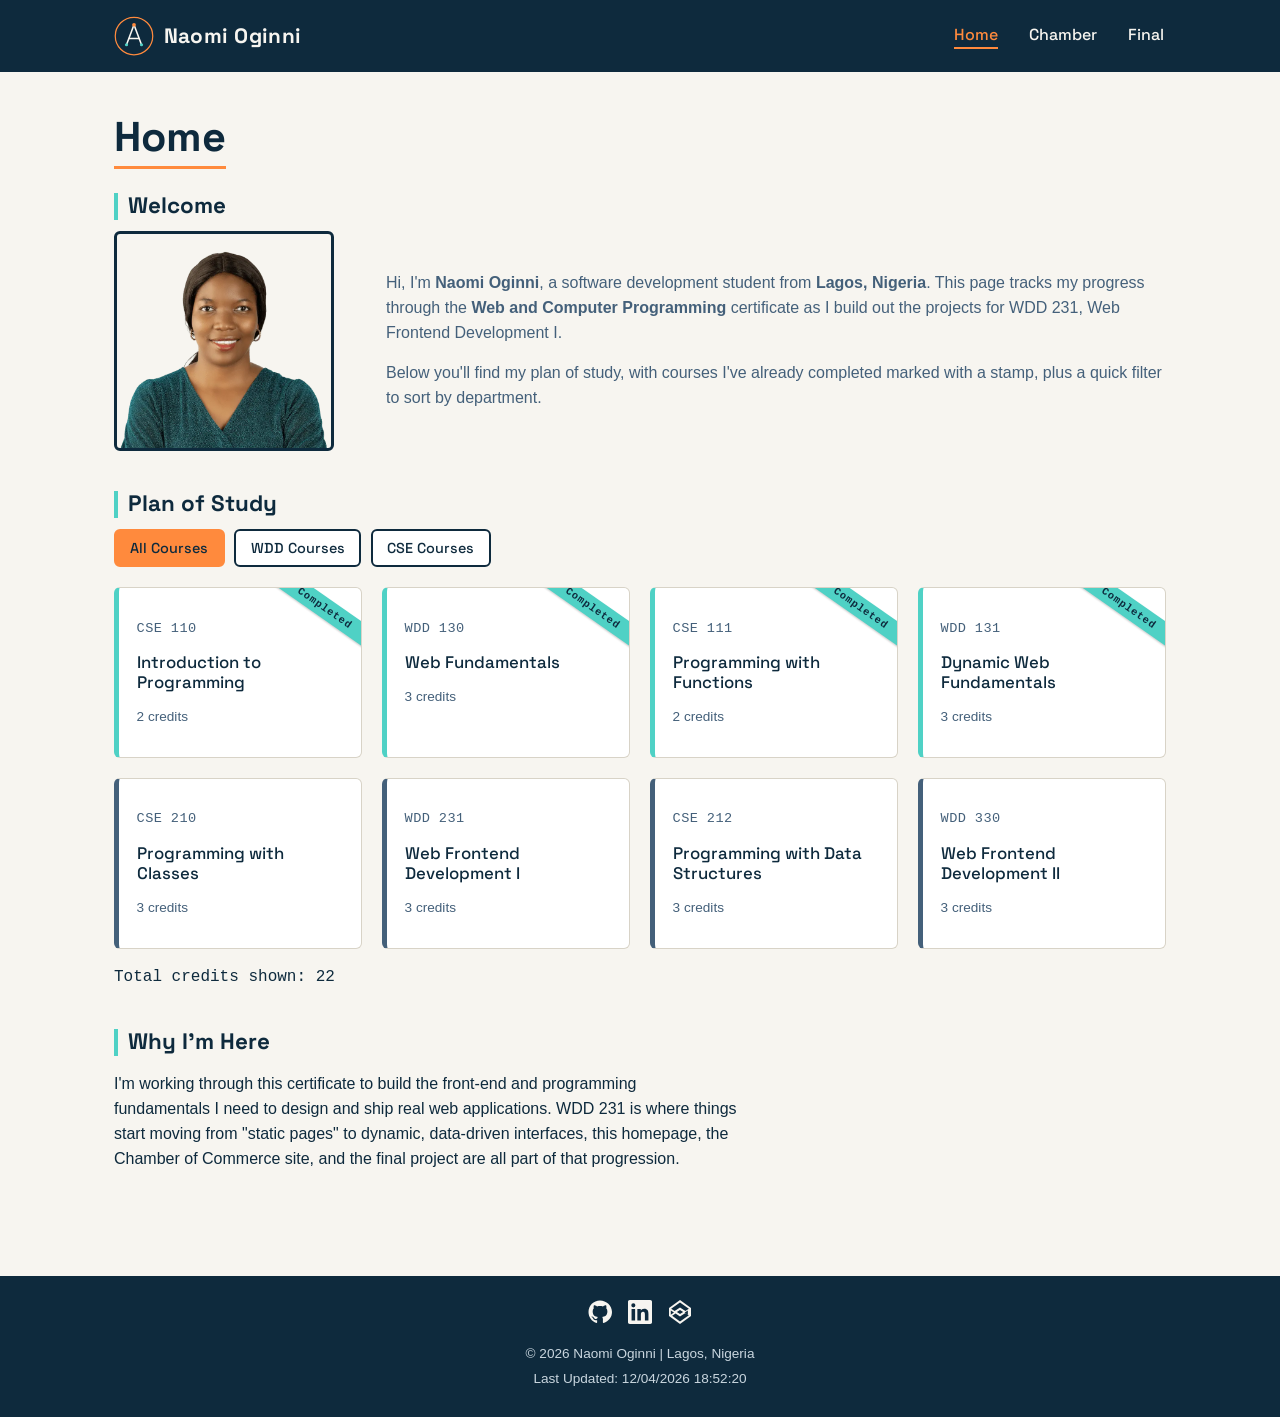
<file: index.html>
<!DOCTYPE html>
<html lang="en">
<head>
  <meta charset="UTF-8">
<meta name="viewport" content="width=device-width, initial-scale=1.0">
  <title>WDD 231 | Course Home Page</title>
  <meta name="description" content="Course home page for WDD 231: Web Frontend Development I, including a dynamic plan-of-study course tracker." />
  <meta name="author" content="Naomi Oginni" />

  <!-- Google Fonts: single family per assignment spec -->
  <link rel="preconnect" href="https://fonts.googleapis.com">
  <link rel="preconnect" href="https://fonts.gstatic.com" crossorigin>
  <link href="https://fonts.googleapis.com/css2?family=Space+Grotesk:wght@400;500;700&display=swap" rel="stylesheet">

  <link rel="stylesheet" href="styles/small.css" />
  <link rel="stylesheet" href="styles/larger.css" />

  <script src="scripts/navigation.js" defer></script>
  <script src="scripts/date.js" defer></script>
  <script src="scripts/courses.js" defer></script>
</head>
<body>

  <header class="site-header">
    <div class="header-inner">
      <a href="index.html" class="logo-link">
        <img src="images/logo.svg" alt="" class="logo" width="40" height="40" />
        <span class="site-name">Naomi Oginni</span>
      </a>
      <button id="menuToggle" class="hamburger" aria-expanded="false" aria-controls="primaryNav" aria-label="Toggle navigation menu">
        <span class="bar"></span>
        <span class="bar"></span>
        <span class="bar"></span>
      </button>
      <nav id="primaryNav" class="primary-nav">
        <ul>
          <li><a href="index.html" class="active" aria-current="page">Home</a></li>
        <li><a href="chamber/directory.html">Chamber</a></li>
          <li><a href="final/index.html">Final</a></li>
        </ul>
      </nav>
    </div>
  </header>

  <main>

    <h1>Home</h1>

    <section class="welcome" aria-labelledby="welcome-heading">
      <h2 id="welcome-heading">Welcome</h2>
      <div class="welcome-grid">
        <img src="images/naomi.webp" alt="Photo of Naomi Oginni" class="profile-photo" width="280" height="280" />
        <div class="welcome-text">
          <p>
            Hi, I'm <strong>Naomi Oginni</strong>, a software development student from
            <strong>Lagos, Nigeria</strong>. This page tracks my progress through the
            <strong>Web and Computer Programming</strong> certificate as I build out the
            projects for WDD 231, Web Frontend Development I.
          </p>
          <p>
            Below you'll find my plan of study, with courses I've already completed marked
            with a stamp, plus a quick filter to sort by department.
          </p>
        </div>
      </div>
    </section>

    <section class="plan" aria-labelledby="plan-heading">
      <h2 id="plan-heading">Plan of Study</h2>

      <div class="filter-controls" role="group" aria-label="Filter courses by department">
        <button class="filter-btn active" data-filter="all">All Courses</button>
        <button class="filter-btn" data-filter="WDD">WDD Courses</button>
        <button class="filter-btn" data-filter="CSE">CSE Courses</button>
      </div>

      <div id="courseList" class="course-grid">
        <!-- Course cards injected by scripts/courses.js -->
      </div>

      <p class="credit-total">
        Total credits shown: <span id="creditTotal">0</span>
      </p>
    </section>

    <section class="goals" aria-labelledby="goals-heading">
      <h2 id="goals-heading">Why I'm Here</h2>
      <p>
        I'm working through this certificate to build the front-end and programming
        fundamentals I need to design and ship real web applications. WDD 231 is where
        things start moving from "static pages" to dynamic, data-driven interfaces,
        this homepage, the Chamber of Commerce site, and the final project are all part
        of that progression.
      </p>
    </section>

  </main>

  <footer class="site-footer">
    <div class="footer-inner">
      <ul class="social-links">
        <li>
          <a href="https://github.com/naomioginni" target="_blank" rel="noopener noreferrer" aria-label="GitHub profile">
            <svg viewBox="0 0 24 24" width="24" height="24" aria-hidden="true"><path fill="currentColor" d="M12 .5C5.65.5.5 5.65.5 12c0 5.08 3.29 9.39 7.86 10.91.58.1.79-.25.79-.56 0-.27-.01-1.17-.02-2.13-3.2.7-3.88-1.36-3.88-1.36-.52-1.34-1.28-1.7-1.28-1.7-1.05-.72.08-.71.08-.71 1.16.08 1.77 1.19 1.77 1.19 1.03 1.77 2.7 1.26 3.36.96.1-.75.4-1.26.73-1.55-2.55-.29-5.24-1.28-5.24-5.7 0-1.26.45-2.29 1.18-3.09-.12-.29-.51-1.46.11-3.05 0 0 .97-.31 3.18 1.18.92-.26 1.91-.39 2.89-.39.98 0 1.97.13 2.89.39 2.21-1.49 3.18-1.18 3.18-1.18.62 1.59.23 2.76.11 3.05.74.8 1.18 1.83 1.18 3.09 0 4.43-2.69 5.41-5.25 5.69.41.36.78 1.06.78 2.14 0 1.55-.01 2.79-.01 3.17 0 .31.21.67.8.56C20.71 21.38 24 17.08 24 12 24 5.65 18.35.5 12 .5Z"/></svg>
          </a>
        </li>
        <li>
          <a href="https://www.linkedin.com/in/naomi-c-oginni-603430134/" target="_blank" rel="noopener noreferrer" aria-label="LinkedIn profile">
            <svg viewBox="0 0 24 24" width="24" height="24" aria-hidden="true"><path fill="currentColor" d="M20.45 20.45h-3.55v-5.57c0-1.33-.02-3.04-1.85-3.04-1.86 0-2.14 1.45-2.14 2.95v5.66H9.36V9h3.41v1.56h.05c.47-.9 1.63-1.85 3.36-1.85 3.59 0 4.25 2.37 4.25 5.45v6.29ZM5.34 7.43a2.06 2.06 0 1 1 0-4.12 2.06 2.06 0 0 1 0 4.12ZM7.12 20.45H3.56V9h3.56v11.45ZM22.22 0H1.77C.79 0 0 .77 0 1.73v20.54C0 23.23.79 24 1.77 24h20.45c.98 0 1.78-.77 1.78-1.73V1.73C24 .77 23.2 0 22.22 0Z"/></svg>
          </a>
        </li>
        <li>
          <a href="https://codepen.io/naomioginni" target="_blank" rel="noopener noreferrer" aria-label="CodePen profile">
            <svg viewBox="0 0 24 24" width="24" height="24" aria-hidden="true"><path fill="currentColor" d="M12 0 1 8v8l11 8 11-8V8L12 0Zm0 2.4 8.85 6.43-3.43 2.27L12 7.6 6.58 11.1 3.15 8.83 12 2.4Zm-9.2 8.07 3.18 2.1-3.18 2.1v-4.2Zm1.35 5.4 3.43-2.27L12 16.4l5.42-3.5 3.43 2.27L12 21.6 4.15 15.87Zm15.7-1.2-3.18-2.1 3.18-2.1v4.2ZM12 9.92l3.13 2.08L12 14.08l-3.13-2.08L12 9.92Z"/></svg>
          </a>
        </li>
      </ul>

      <p>&copy; <span id="currentYear"></span> Naomi Oginni | Lagos, Nigeria</p>

      <p id="lastModified"></p>
    </div>
  </footer>

</body>
</html>
</file>
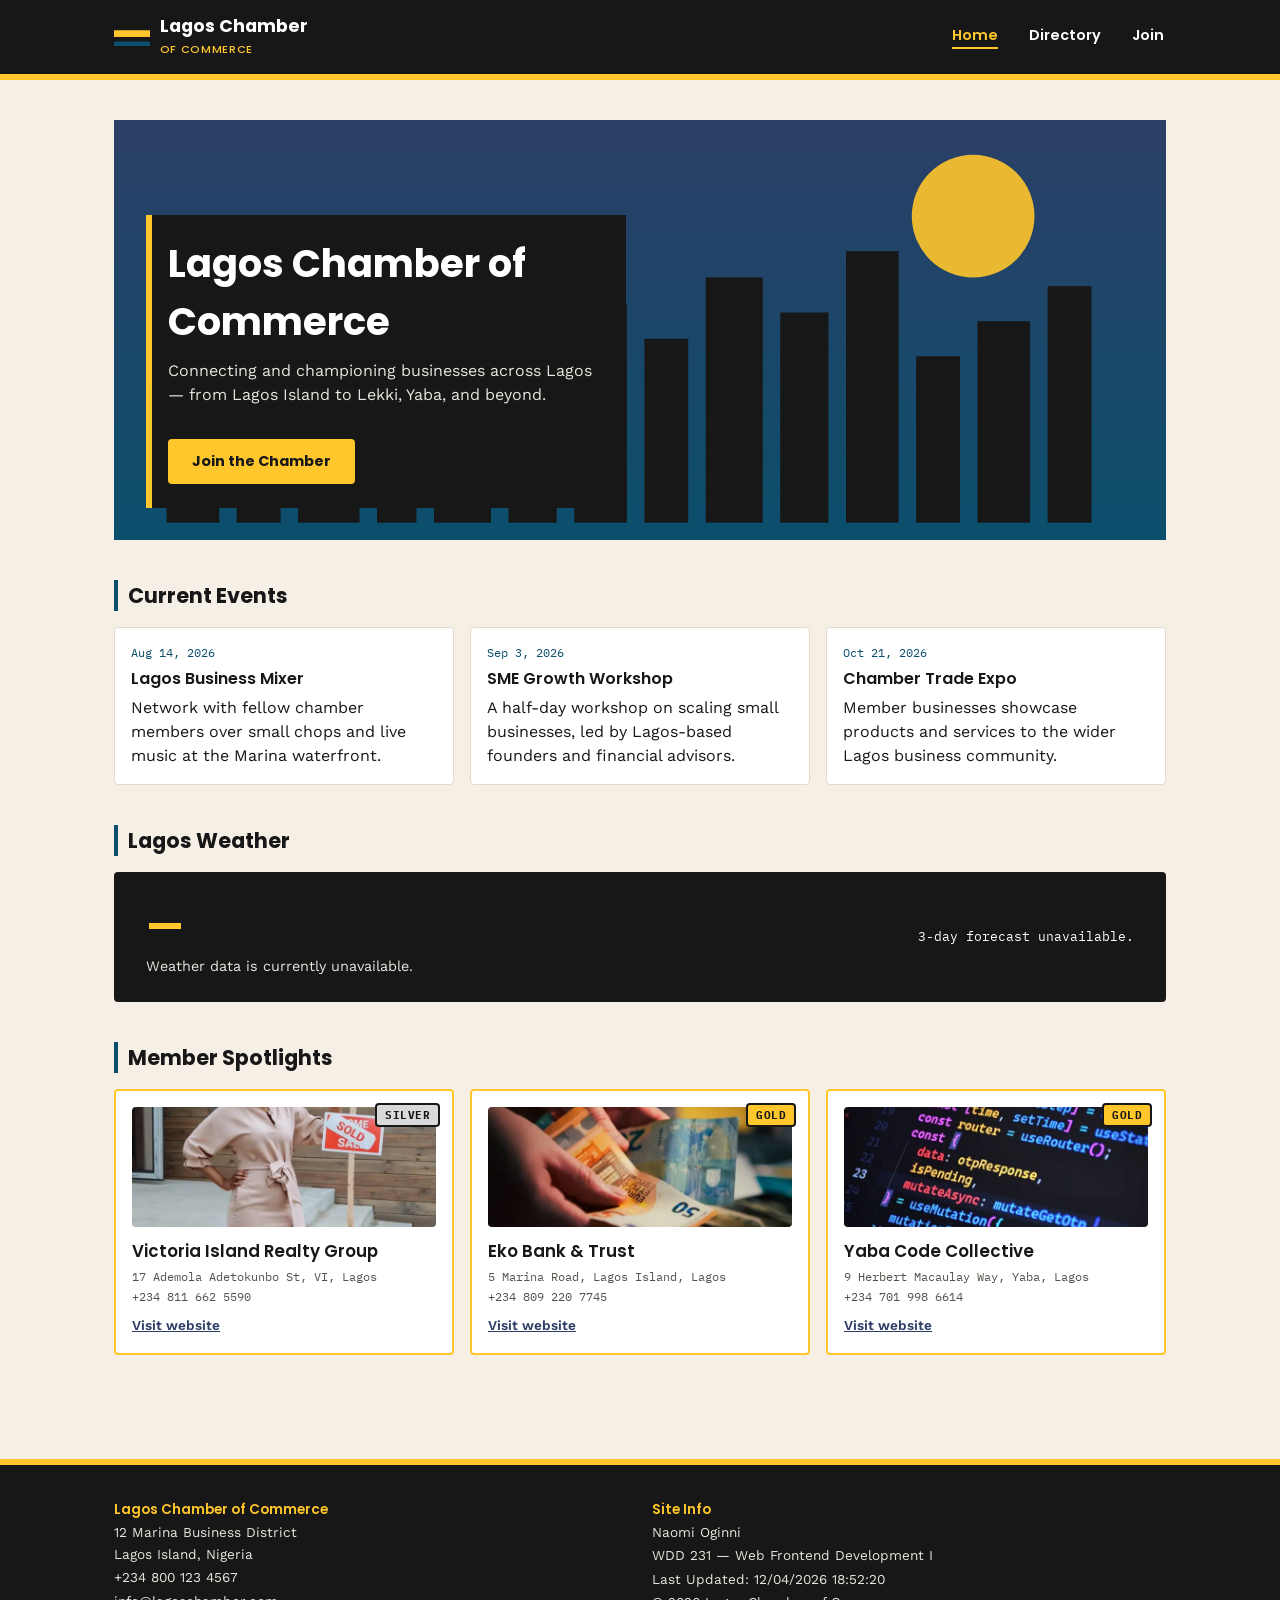
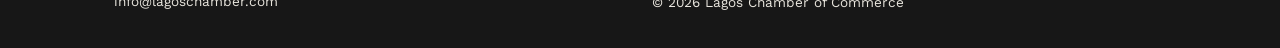
<file: chamber/index.html>
<!DOCTYPE html>
<html lang="en">
<head>
  <meta charset="UTF-8">
  <meta name="viewport" content="width=device-width, initial-scale=1.0">
  <title>Lagos Chamber of Commerce | Home</title>
  <meta name="description" content="Home page of the Lagos Chamber of Commerce, connecting and championing businesses across Lagos.">
  <meta name="author" content="Naomi Oginni">

  <!-- Open Graph / Facebook -->
  <meta property="og:title" content="Lagos Chamber of Commerce">
  <meta property="og:description" content="Connecting and championing businesses across Lagos, from Lagos Island to Lekki, Yaba, and beyond.">
  <meta property="og:image" content="https://naomioginni.github.io/wdd231/chamber/images/og-directory.webp">
  <meta property="og:url" content="https://naomioginni.github.io/wdd231/chamber/index.html">
  <meta property="og:type" content="website">

  <link rel="icon" href="images/favicon.svg" type="image/svg+xml">

  <link rel="preconnect" href="https://fonts.googleapis.com">
  <link rel="preconnect" href="https://fonts.gstatic.com" crossorigin>
  <link href="https://fonts.googleapis.com/css2?family=Poppins:wght@600;700&family=Work+Sans:wght@400;500&family=IBM+Plex+Mono:wght@400;500&display=swap" rel="stylesheet">

  <link rel="stylesheet" href="styles/normalize.css">
  <link rel="stylesheet" href="styles/small.css">
  <link rel="stylesheet" href="styles/larger.css">

  <script src="scripts/navigation.js" defer></script>
  <script src="scripts/date.js" defer></script>
  <script src="scripts/weather.js" defer></script>
  <script src="scripts/spotlights.js" defer></script>
</head>
<body>

  <header class="site-header">
    <div class="header-inner">
      <a href="index.html" class="logo-link">
        <img src="images/favicon.svg" alt="" class="logo" width="36" height="36">
        <span class="site-name">Lagos Chamber<br><small>of Commerce</small></span>
      </a>
      <button id="menuToggle" class="hamburger" aria-expanded="false" aria-controls="primaryNav" aria-label="Toggle navigation menu">
        <span class="bar"></span>
        <span class="bar"></span>
        <span class="bar"></span>
      </button>
      <nav id="primaryNav" class="primary-nav">
        <ul>
          <li><a href="index.html" class="active" aria-current="page">Home</a></li>
          <li><a href="directory.html">Directory</a></li>
          <li><a href="join.html">Join</a></li>
        </ul>
      </nav>
    </div>
  </header>

  <main>

    <section class="hero">
      <img src="images/hero-lagos.svg" alt="Lagos skyline over the lagoon at dusk" class="hero-image">
      <div class="hero-overlay">
        <h1>Lagos Chamber of Commerce</h1>
        <p>Connecting and championing businesses across Lagos &mdash; from Lagos Island to Lekki, Yaba, and beyond.</p>
        <a href="join.html" class="cta-btn">Join the Chamber</a>
      </div>
    </section>

    <section class="events" aria-labelledby="events-heading">
      <h2 id="events-heading">Current Events</h2>
      <ul class="events-list">
        <li class="event-card">
          <p class="event-date">Aug 14, 2026</p>
          <h3 class="event-title">Lagos Business Mixer</h3>
          <p>Network with fellow chamber members over small chops and live music at the Marina waterfront.</p>
        </li>
        <li class="event-card">
          <p class="event-date">Sep 3, 2026</p>
          <h3 class="event-title">SME Growth Workshop</h3>
          <p>A half-day workshop on scaling small businesses, led by Lagos-based founders and financial advisors.</p>
        </li>
        <li class="event-card">
          <p class="event-date">Oct 21, 2026</p>
          <h3 class="event-title">Chamber Trade Expo</h3>
          <p>Member businesses showcase products and services to the wider Lagos business community.</p>
        </li>
      </ul>
    </section>

    <section class="weather" aria-labelledby="weather-heading">
      <h2 id="weather-heading">Lagos Weather</h2>
      <div class="weather-panel">
        <div class="weather-current">
          <p id="currentTemp" class="current-temp">&mdash;</p>
          <p id="currentDesc" class="current-desc">Loading weather&hellip;</p>
        </div>
        <ul id="forecastList" class="forecast-list" aria-label="3-day temperature forecast">
          <li>Loading forecast&hellip;</li>
        </ul>
      </div>
    </section>

    <section class="spotlights" aria-labelledby="spotlights-heading">
      <h2 id="spotlights-heading">Member Spotlights</h2>
      <div id="spotlightContainer" class="spotlight-container">
        <!-- Spotlight cards injected by scripts/spotlights.js -->
      </div>
    </section>

  </main>

  <footer class="site-footer">
    <div class="footer-inner">
      <div class="footer-col">
        <p class="footer-heading">Lagos Chamber of Commerce</p>
        <address>
          12 Marina Business District<br>
          Lagos Island, Nigeria
        </address>
        <p><a href="tel:+2348001234567">+234 800 123 4567</a></p>
        <p><a href="mailto:info@lagoschamber.com">info@lagoschamber.com</a></p>
      </div>
      <div class="footer-col">
        <p class="footer-heading">Site Info</p>
        <p>Naomi Oginni</p>
        <p>WDD 231 &mdash; Web Frontend Development I</p>
        <p id="lastModified"></p>
        <p>&copy; <span id="currentYear"></span> Lagos Chamber of Commerce</p>
      </div>
    </div>
  </footer>

</body>
</html>
</file>
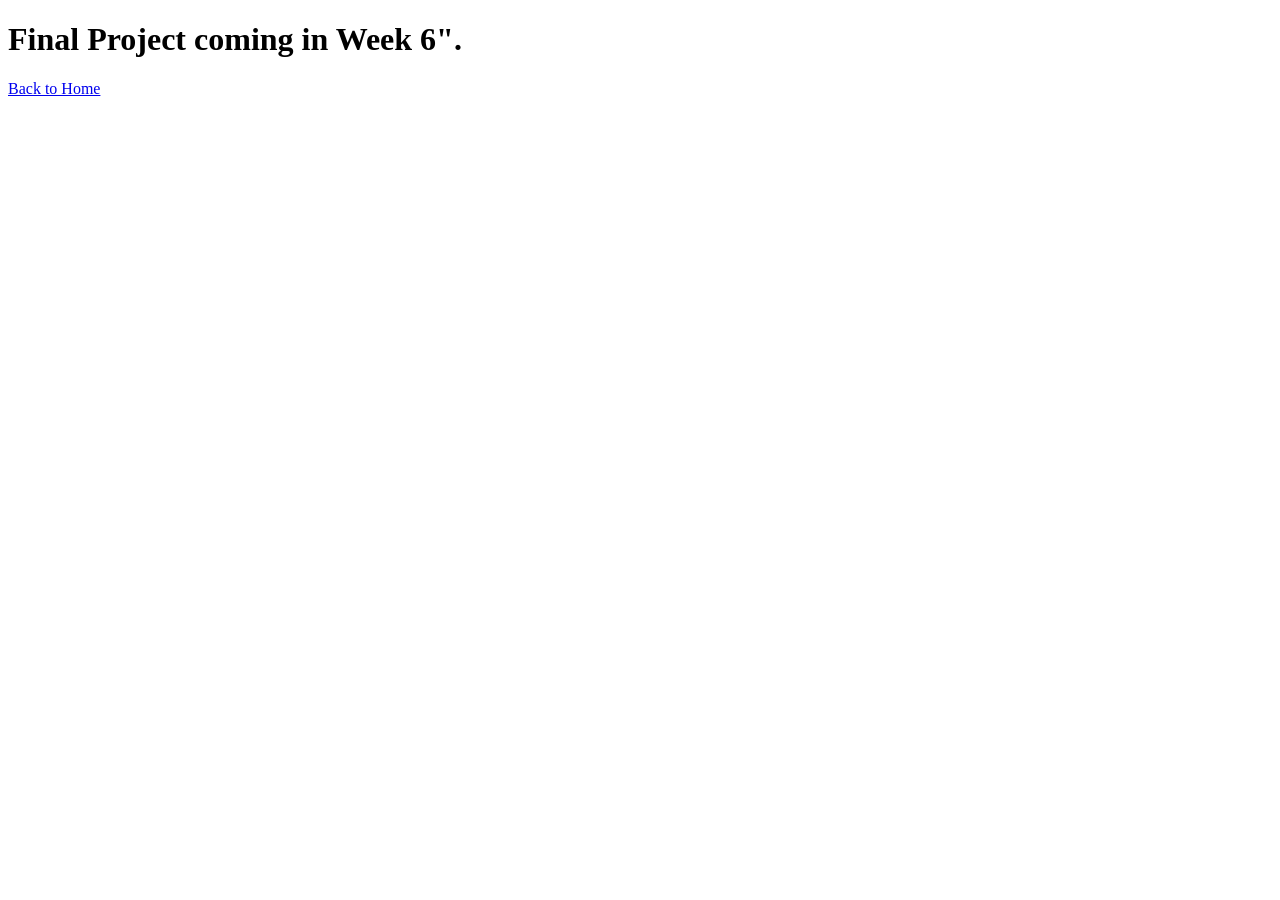
<file: final/index.html>
<!DOCTYPE html>
<html lang="en">
<head>
  <meta charset="UTF-8" />
  <title>Chamber of Commerce — Coming Soon</title>
</head>
<body>
  <h1>Final Project coming in Week 6".</h1>
  <a href="../index.html">Back to Home</a>
</body>
</html>
</file>
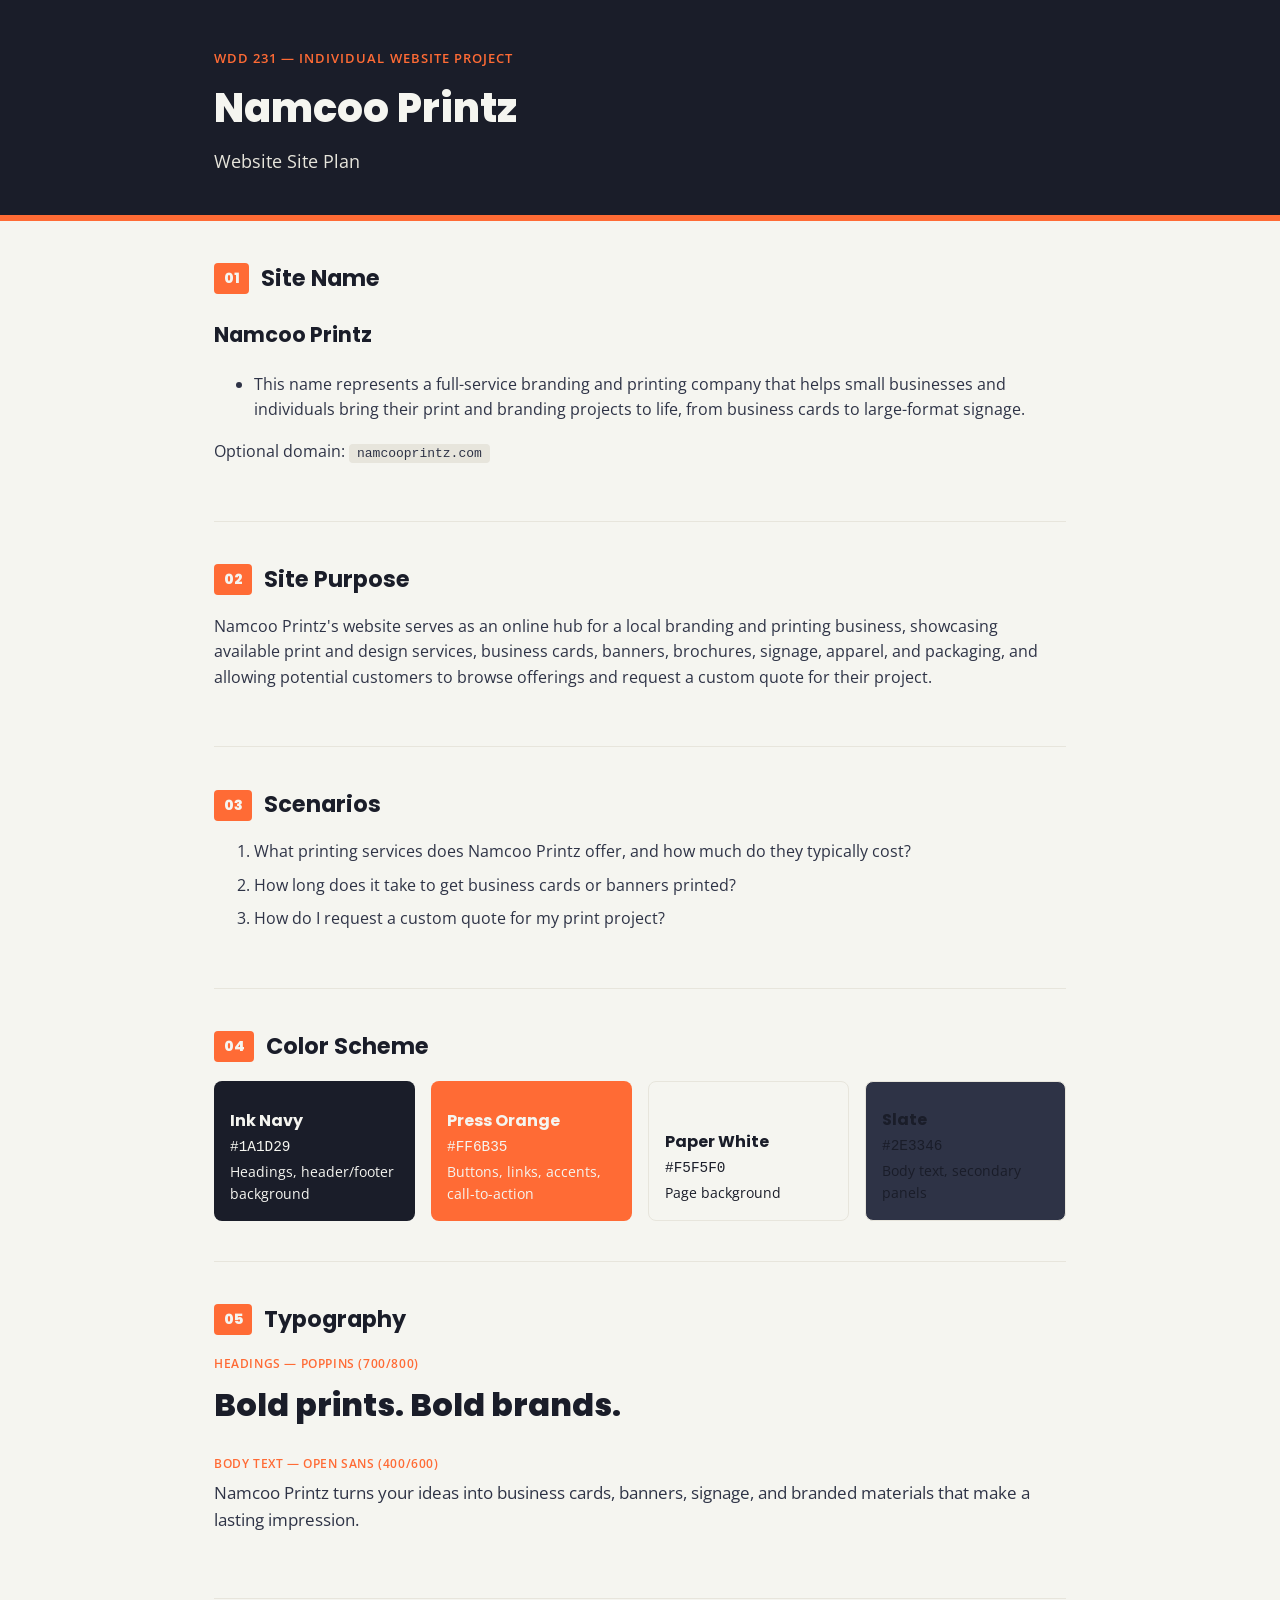
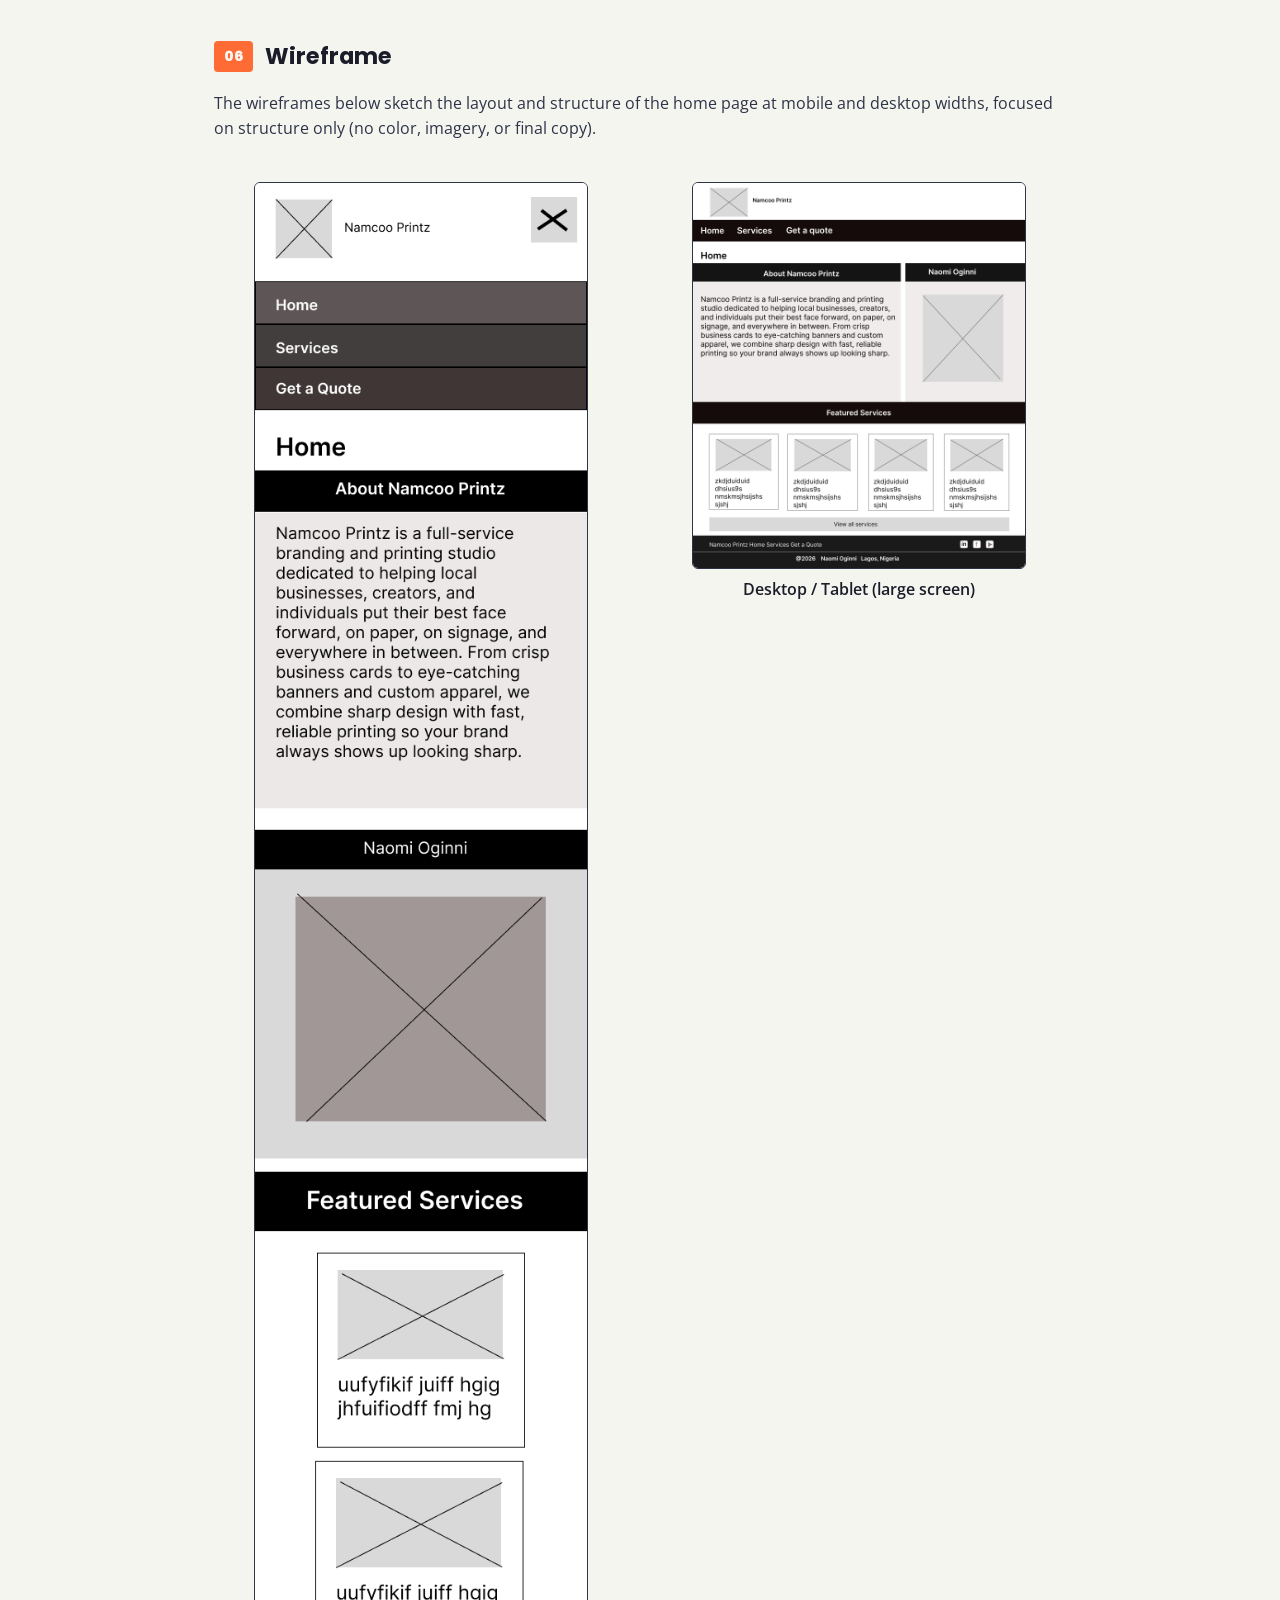
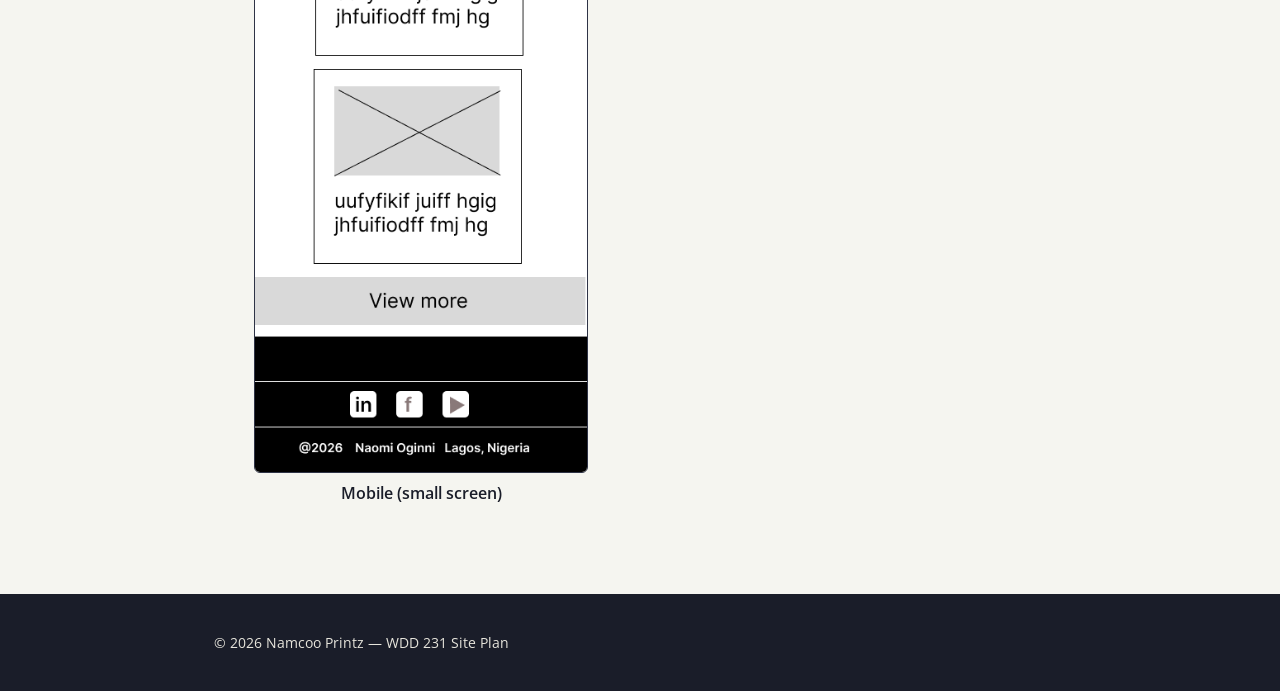
<file: projects.html>
<!DOCTYPE html>
<html lang="en">
<head>
  <meta charset="UTF-8">
  <meta name="viewport" content="width=device-width, initial-scale=1.0">
  <title>Site Plan | Namcoo Printz</title>
  <meta name="description" content="Website site plan for Namcoo Printz, a branding and printing company.">
  <meta name="author" content="Your Name">
  <link rel="preconnect" href="https://fonts.googleapis.com">
  <link rel="preconnect" href="https://fonts.gstatic.com" crossorigin>
  <link href="https://fonts.googleapis.com/css2?family=Poppins:wght@600;700;800&family=Open+Sans:wght@400;600&display=swap" rel="stylesheet">
  <link rel="stylesheet" href="projects.css">
</head>
<body>

  <header class="site-header">
    <div class="wrap">
      <p class="eyebrow">WDD 231 — Individual Website Project</p>
      <h1>Namcoo Printz</h1>
      <p class="subtitle">Website Site Plan</p>
    </div>
  </header>

  <main class="wrap">

    <section class="plan-section" id="site-name">
      <h2><span class="tag">01</span>Site Name</h2>
      <p class="lead">Namcoo Printz</p>
      <ul>
        <li>This name represents a full-service branding and printing company that helps small businesses and individuals bring their print and branding projects to life, from business cards to large-format signage.</li>
      </ul>
      <p class="meta">Optional domain: <code>namcooprintz.com</code></p>
    </section>

    <section class="plan-section" id="site-purpose">
      <h2><span class="tag">02</span>Site Purpose</h2>
      <p>
        Namcoo Printz's website serves as an online hub for a local branding and printing business,
        showcasing available print and design services, business cards, banners, brochures, signage,
        apparel, and packaging, and allowing potential customers to browse offerings and request a
        custom quote for their project.
      </p>
    </section>

    <section class="plan-section" id="scenarios">
      <h2><span class="tag">03</span>Scenarios</h2>
      <ol class="scenario-list">
        <li>What printing services does Namcoo Printz offer, and how much do they typically cost?</li>
        <li>How long does it take to get business cards or banners printed?</li>
        <li>How do I request a custom quote for my print project?</li>
      </ol>
    </section>

    <section class="plan-section" id="color-scheme">
      <h2><span class="tag">04</span>Color Scheme</h2>
      <div class="swatch-grid">
        <div class="swatch" style="background:#1A1D29;">
          <span class="swatch-name">Ink Navy</span>
          <span class="swatch-hex">#1A1D29</span>
          <span class="swatch-use">Headings, header/footer background</span>
        </div>
        <div class="swatch" style="background:#FF6B35;">
          <span class="swatch-name">Press Orange</span>
          <span class="swatch-hex">#FF6B35</span>
          <span class="swatch-use">Buttons, links, accents, call-to-action</span>
        </div>
        <div class="swatch light" style="background:#F5F5F0;">
          <span class="swatch-name">Paper White</span>
          <span class="swatch-hex">#F5F5F0</span>
          <span class="swatch-use">Page background</span>
        </div>
        <div class="swatch light" style="background:#2E3346;">
          <span class="swatch-name">Slate</span>
          <span class="swatch-hex">#2E3346</span>
          <span class="swatch-use">Body text, secondary panels</span>
        </div>
      </div>
    </section>

    <section class="plan-section" id="typography">
      <h2><span class="tag">05</span>Typography</h2>
      <div class="type-sample">
        <p class="type-label">Headings — Poppins (700/800)</p>
        <p class="type-demo poppins-demo">Bold prints. Bold brands.</p>
      </div>
      <div class="type-sample">
        <p class="type-label">Body text — Open Sans (400/600)</p>
        <p class="type-demo opensans-demo">Namcoo Printz turns your ideas into business cards, banners, signage, and branded materials that make a lasting impression.</p>
      </div>
    </section>

    <section class="plan-section" id="wireframe">
      <h2><span class="tag">06</span>Wireframe</h2>
      <p>
        The wireframes below sketch the layout and structure of the home page at mobile and desktop
        widths, focused on structure only (no color, imagery, or final copy).
      </p>
      <div class="wireframe-grid">
        <figure>
          <img src="wireframe-mobile.png" alt="Wireframe sketch of the Namcoo Printz home page on mobile" class="wireframe-img">
          <figcaption>Mobile (small screen)</figcaption>
        </figure>
        <figure>
          <img src="wireframe-desktop.png" alt="Wireframe sketch of the Namcoo Printz home page on desktop/tablet" class="wireframe-img">
          <figcaption>Desktop / Tablet (large screen)</figcaption>
        </figure>
      </div>
    </section>

  </main>

  <footer class="site-footer">
    <div class="wrap">
      <p>&copy; 2026 Namcoo Printz — WDD 231 Site Plan</p>
    </div>
  </footer>

</body>
</html>
</file>
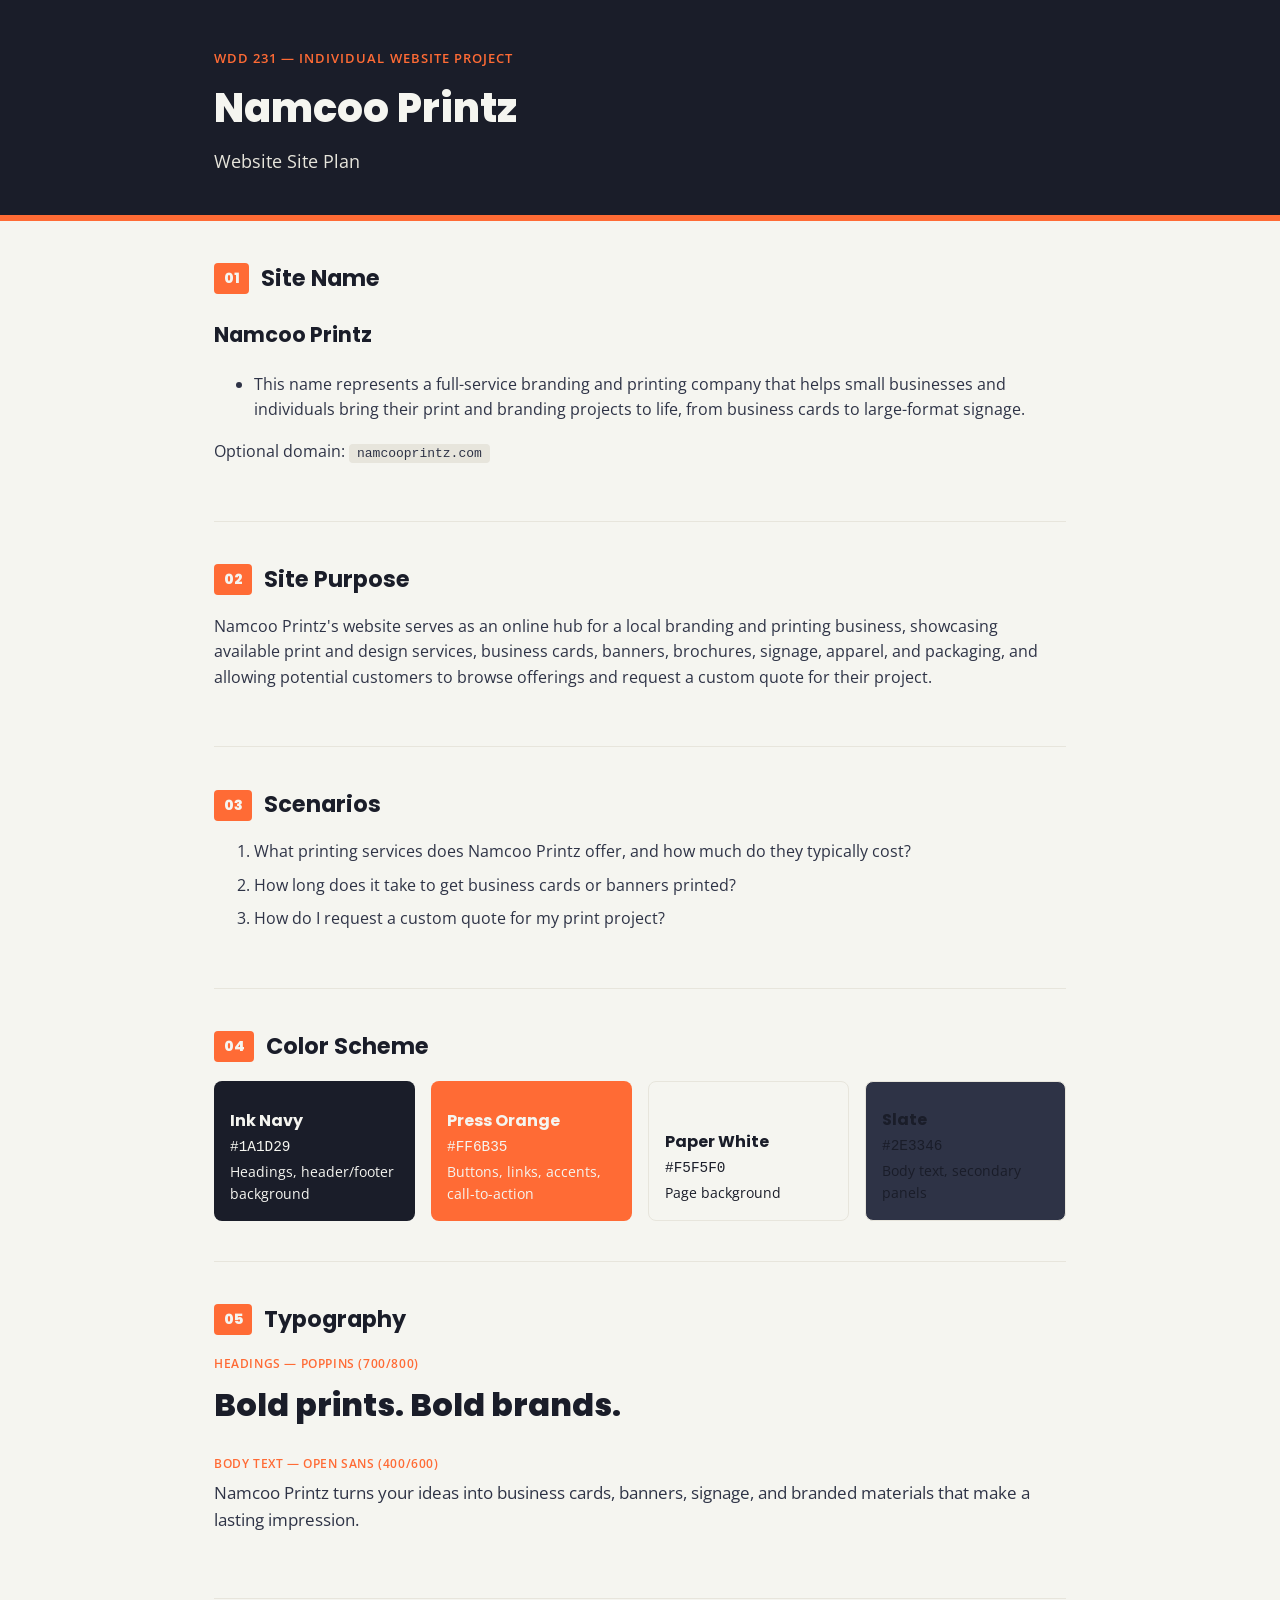
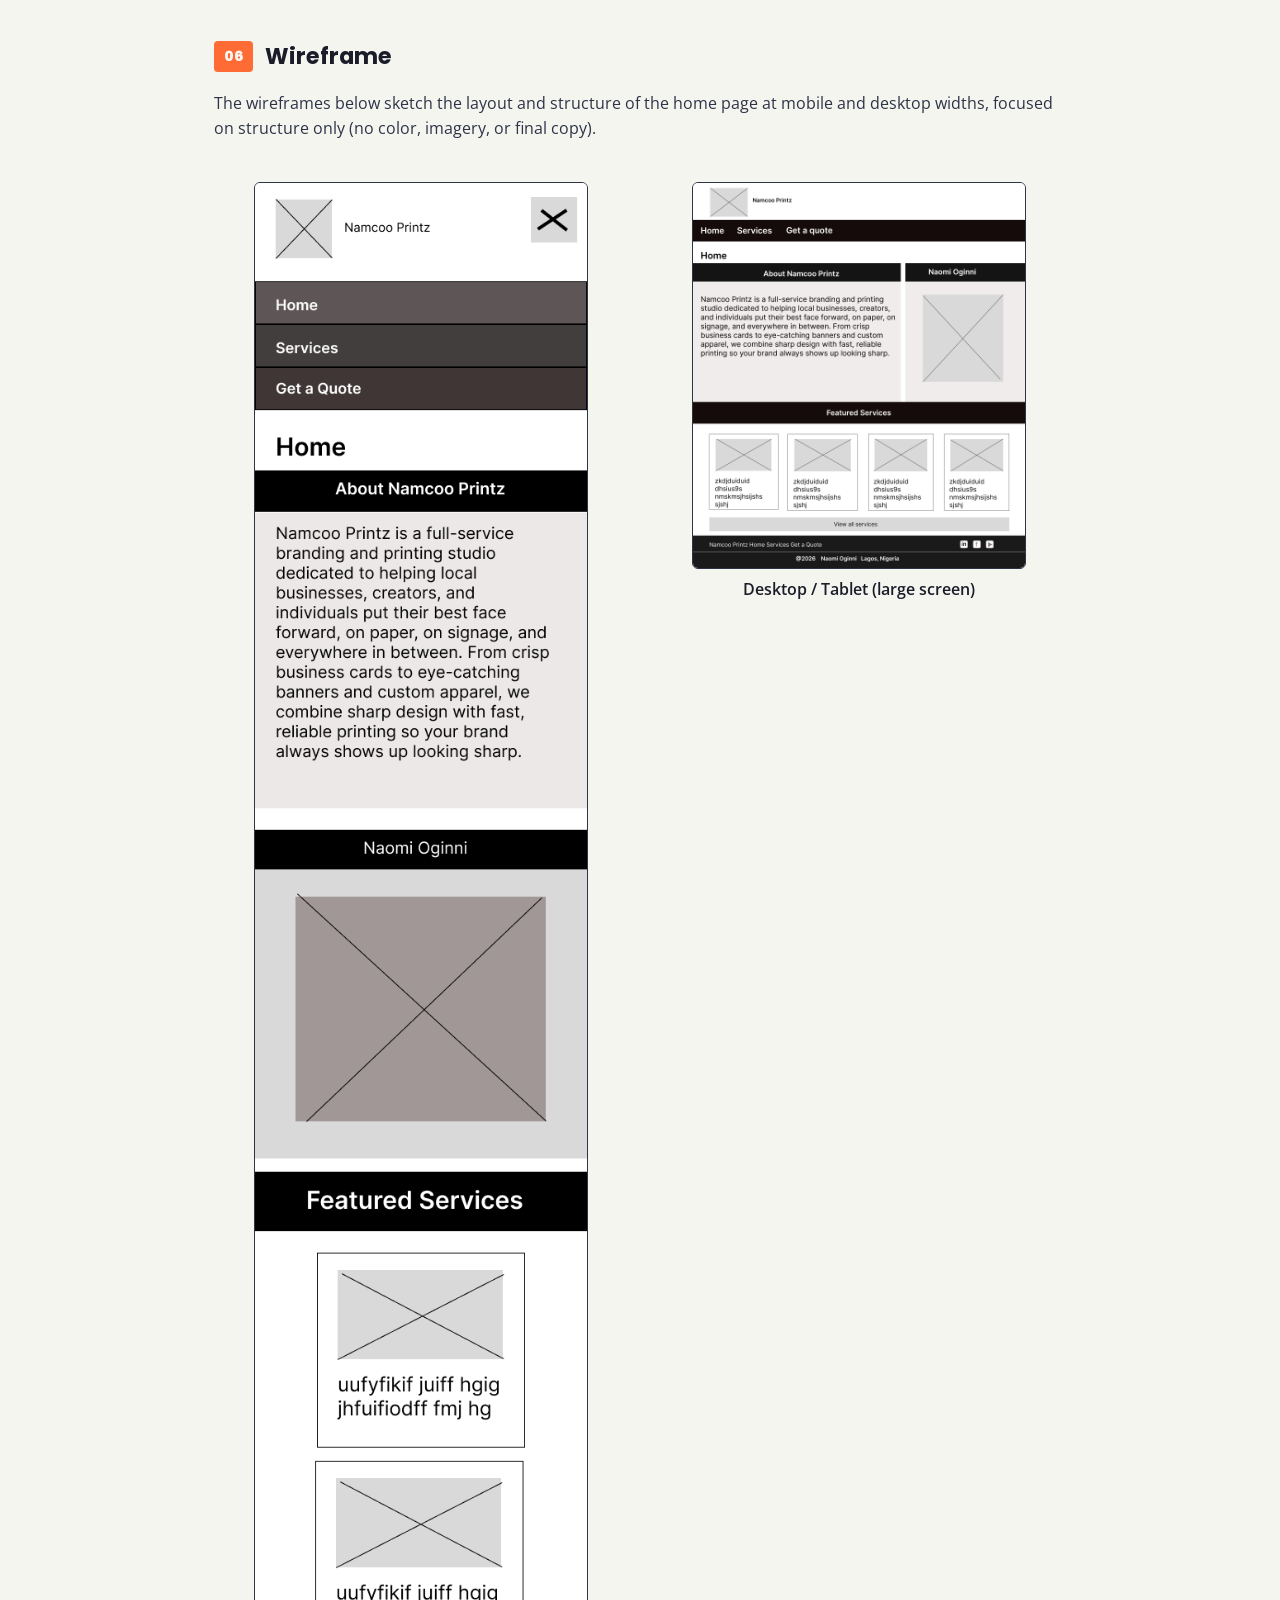
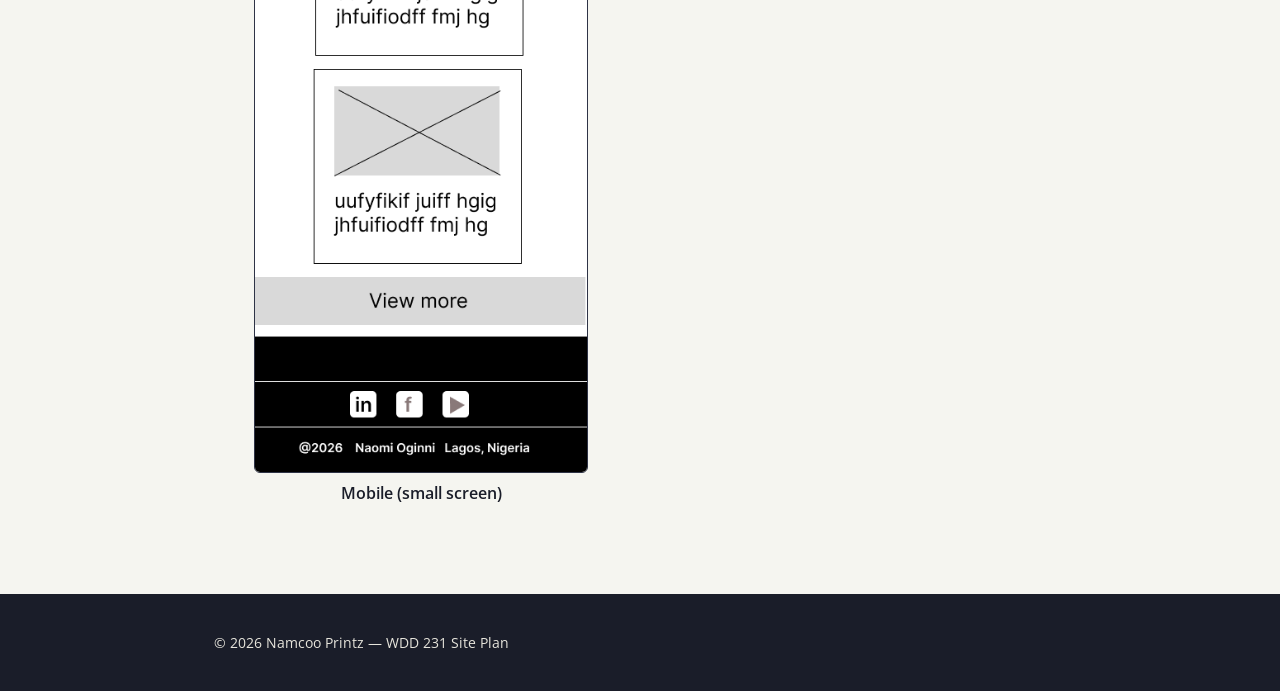
<file: siteplan.html>
<!DOCTYPE html>
<html lang="en">
<head>
  <meta charset="UTF-8">
  <meta name="viewport" content="width=device-width, initial-scale=1.0">
  <title>Site Plan | Namcoo Printz</title>
  <meta name="description" content="Website site plan for Namcoo Printz, a branding and printing company.">
  <meta name="author" content="Your Name">
  <link rel="preconnect" href="https://fonts.googleapis.com">
  <link rel="preconnect" href="https://fonts.gstatic.com" crossorigin>
  <link href="https://fonts.googleapis.com/css2?family=Poppins:wght@600;700;800&family=Open+Sans:wght@400;600&display=swap" rel="stylesheet">
  <link rel="stylesheet" href="siteplan.css">
</head>
<body>

  <header class="site-header">
    <div class="wrap">
      <p class="eyebrow">WDD 231 — Individual Website Project</p>
      <h1>Namcoo Printz</h1>
      <p class="subtitle">Website Site Plan</p>
    </div>
  </header>

  <main class="wrap">

    <section class="plan-section" id="site-name">
      <h2><span class="tag">01</span>Site Name</h2>
      <p class="lead">Namcoo Printz</p>
      <ul>
        <li>This name represents a full-service branding and printing company that helps small businesses and individuals bring their print and branding projects to life, from business cards to large-format signage.</li>
      </ul>
      <p class="meta">Optional domain: <code>namcooprintz.com</code></p>
    </section>

    <section class="plan-section" id="site-purpose">
      <h2><span class="tag">02</span>Site Purpose</h2>
      <p>
        Namcoo Printz's website serves as an online hub for a local branding and printing business,
        showcasing available print and design services, business cards, banners, brochures, signage,
        apparel, and packaging, and allowing potential customers to browse offerings and request a
        custom quote for their project.
      </p>
    </section>

    <section class="plan-section" id="scenarios">
      <h2><span class="tag">03</span>Scenarios</h2>
      <ol class="scenario-list">
        <li>What printing services does Namcoo Printz offer, and how much do they typically cost?</li>
        <li>How long does it take to get business cards or banners printed?</li>
        <li>How do I request a custom quote for my print project?</li>
      </ol>
    </section>

    <section class="plan-section" id="color-scheme">
      <h2><span class="tag">04</span>Color Scheme</h2>
      <div class="swatch-grid">
        <div class="swatch" style="background:#1A1D29;">
          <span class="swatch-name">Ink Navy</span>
          <span class="swatch-hex">#1A1D29</span>
          <span class="swatch-use">Headings, header/footer background</span>
        </div>
        <div class="swatch" style="background:#FF6B35;">
          <span class="swatch-name">Press Orange</span>
          <span class="swatch-hex">#FF6B35</span>
          <span class="swatch-use">Buttons, links, accents, call-to-action</span>
        </div>
        <div class="swatch light" style="background:#F5F5F0;">
          <span class="swatch-name">Paper White</span>
          <span class="swatch-hex">#F5F5F0</span>
          <span class="swatch-use">Page background</span>
        </div>
        <div class="swatch light" style="background:#2E3346;">
          <span class="swatch-name">Slate</span>
          <span class="swatch-hex">#2E3346</span>
          <span class="swatch-use">Body text, secondary panels</span>
        </div>
      </div>
    </section>

    <section class="plan-section" id="typography">
      <h2><span class="tag">05</span>Typography</h2>
      <div class="type-sample">
        <p class="type-label">Headings — Poppins (700/800)</p>
        <p class="type-demo poppins-demo">Bold prints. Bold brands.</p>
      </div>
      <div class="type-sample">
        <p class="type-label">Body text — Open Sans (400/600)</p>
        <p class="type-demo opensans-demo">Namcoo Printz turns your ideas into business cards, banners, signage, and branded materials that make a lasting impression.</p>
      </div>
    </section>

    <section class="plan-section" id="wireframe">
      <h2><span class="tag">06</span>Wireframe</h2>
      <p>
        The wireframes below sketch the layout and structure of the home page at mobile and desktop
        widths, focused on structure only (no color, imagery, or final copy).
      </p>
      <div class="wireframe-grid">
        <figure>
          <img src="wireframe-mobile.png" alt="Wireframe sketch of the Namcoo Printz home page on mobile" class="wireframe-img">
          <figcaption>Mobile (small screen)</figcaption>
        </figure>
        <figure>
          <img src="wireframe-desktop.png" alt="Wireframe sketch of the Namcoo Printz home page on desktop/tablet" class="wireframe-img">
          <figcaption>Desktop / Tablet (large screen)</figcaption>
        </figure>
      </div>
    </section>

  </main>

  <footer class="site-footer">
    <div class="wrap">
      <p>&copy; 2026 Namcoo Printz — WDD 231 Site Plan</p>
    </div>
  </footer>

</body>
</html>
</file>
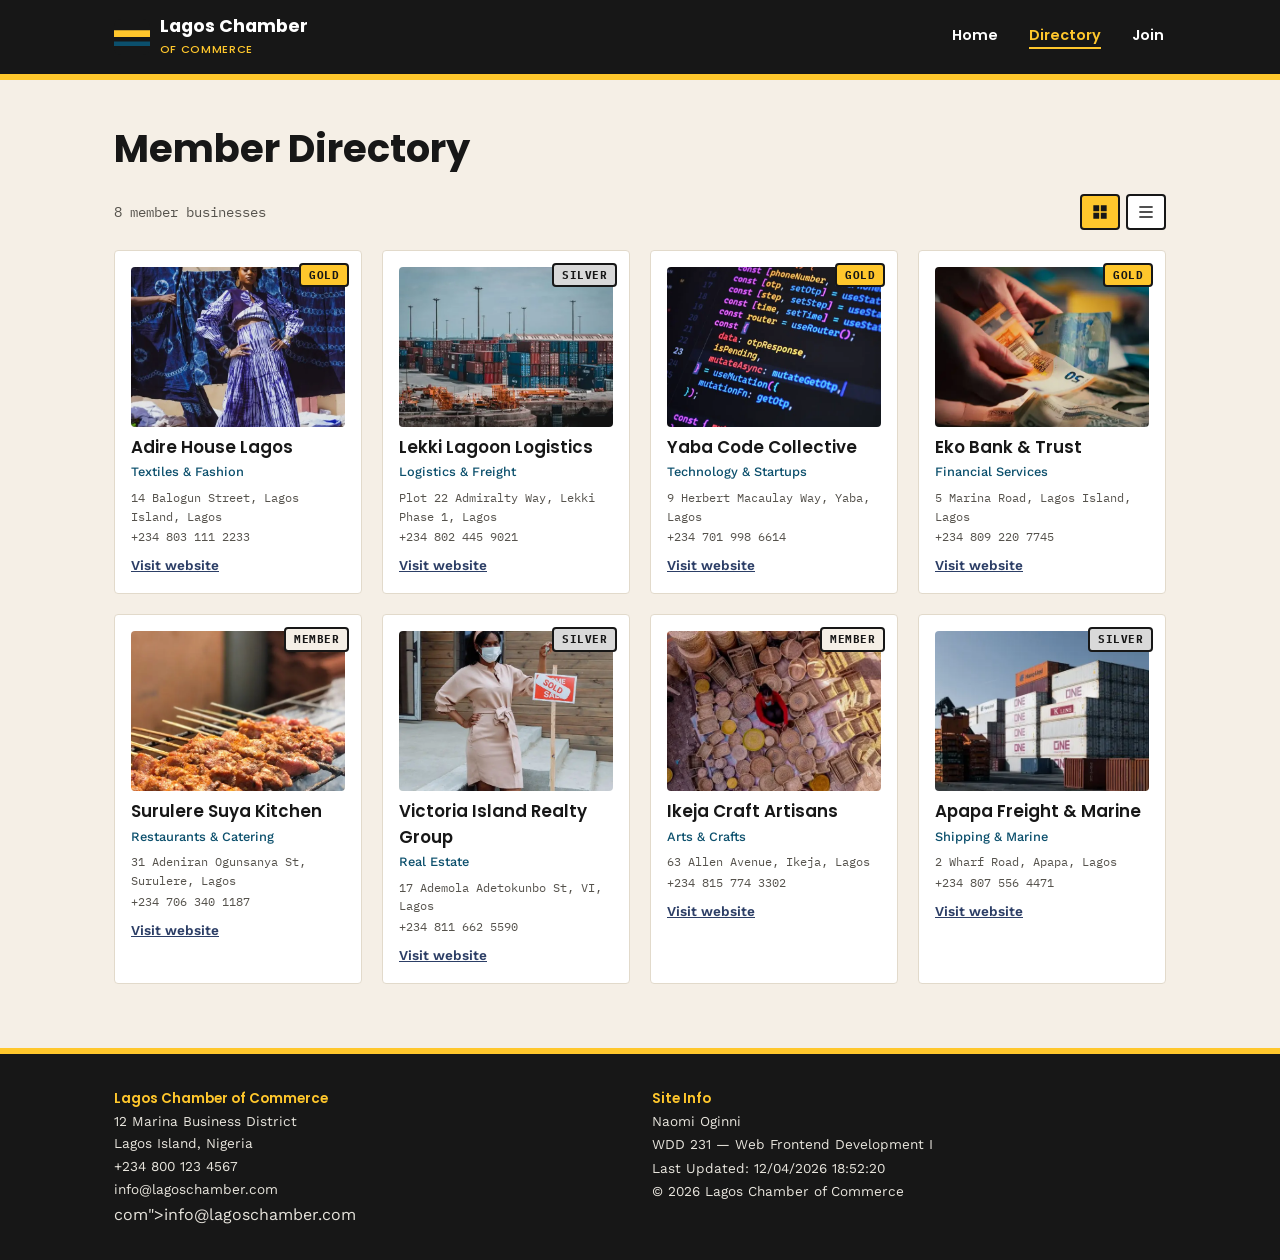
<file: chamber/directory.html>
<!DOCTYPE html>
<html lang="en">
<head>
  <meta charset="UTF-8">
  <meta name="viewport" content="width=device-width, initial-scale=1.0">
  <title>Member Directory | Lagos Chamber of Commerce</title>
  <meta name="description" content="Browse verified member businesses of the Lagos Chamber of Commerce, from Lagos Island to Lekki, Yaba, and beyond.">
  <meta name="author" content="Naomi Oginni">

  <!-- Open Graph / Facebook -->
  <meta property="og:title" content="Member Directory | Lagos Chamber of Commerce">
  <meta property="og:description" content="Browse verified member businesses of the Lagos Chamber of Commerce, from Lagos Island to Lekki, Yaba, and beyond.">
  <meta property="og:image" content="https://naomioginni.github.io/wdd231/chamber/images/og-directory.webp">
  <meta property="og:url" content="https://naomioginni.github.io/wdd231/chamber/directory.html">
  <meta property="og:type" content="website">

  <link rel="icon" href="images/favicon.svg" type="image/svg+xml">

  <link rel="preconnect" href="https://fonts.googleapis.com">
  <link rel="preconnect" href="https://fonts.gstatic.com" crossorigin>
  <link href="https://fonts.googleapis.com/css2?family=Poppins:wght@600;700&family=Work+Sans:wght@400;500&family=IBM+Plex+Mono:wght@400;500&display=swap" rel="stylesheet">

  <link rel="stylesheet" href="styles/normalize.css">
  <link rel="stylesheet" href="styles/small.css">
  <link rel="stylesheet" href="styles/larger.css">

  <script src="scripts/navigation.js" defer></script>
  <script src="scripts/date.js" defer></script>
  <script src="scripts/members.js" defer></script>
</head>
<body>

  <header class="site-header">
    <div class="header-inner">
      <a href="index.html" class="logo-link">
        <img src="images/favicon.svg" alt="" class="logo" width="36" height="36">
        <span class="site-name">Lagos Chamber<br><small>of Commerce</small></span>
      </a>
      <button id="menuToggle" class="hamburger" aria-expanded="false" aria-controls="primaryNav" aria-label="Toggle navigation menu">
        <span class="bar"></span>
        <span class="bar"></span>
        <span class="bar"></span>
      </button>
      <nav id="primaryNav" class="primary-nav">
        <ul>
          <li><a href="index.html">Home</a></li>
          <li><a href="directory.html" class="active" aria-current="page">Directory</a></li>

          <li><a href="join.html">Join</a></li>
        </ul>
      </nav>
    </div>
  </header>

  <main>
    <h1>Member Directory</h1>

    <div class="directory-controls">
      <p class="member-count"><span id="memberCount">0</span> member businesses</p>
      <div class="view-toggle" role="group" aria-label="Choose directory view">
        <button id="gridViewBtn" class="view-btn active" aria-pressed="true" aria-label="Grid view">
          <svg viewBox="0 0 24 24" width="20" height="20" aria-hidden="true"><path fill="currentColor" d="M4 4h7v7H4V4zm9 0h7v7h-7V4zM4 13h7v7H4v-7zm9 0h7v7h-7v-7z"/></svg>
        </button>
        <button id="listViewBtn" class="view-btn" aria-pressed="false" aria-label="List view">
          <svg viewBox="0 0 24 24" width="20" height="20" aria-hidden="true"><path fill="currentColor" d="M4 5h16v2H4V5zm0 6h16v2H4v-2zm0 6h16v2H4v-2z"/></svg>
        </button>
      </div>
    </div>

    <section aria-labelledby="member-list-heading">
      <h2 id="member-list-heading" class="visually-hidden">Member Businesses</h2>
      <div id="memberContainer" class="member-container grid-view">
        <!-- Member cards injected by scripts/members.js -->
      </div>
    </section>
  </main>

  <footer class="site-footer">
    <div class="footer-inner">
      <div class="footer-col">
        <p class="footer-heading">Lagos Chamber of Commerce</p>
        <address>
          12 Marina Business District<br>
          Lagos Island, Nigeria
        </address>
        <p><a href="tel:+2348001234567">+234 800 123 4567</a></p>
       <p><a href="mailto:info@lagoschamber.com">info@lagoschamber.com</a></p>                                                                                                                                                                                                                                                                                                                                                                                                                                                                                                                                                                                            com">info@lagoschamber.com</a></p>
      </div>
      <div class="footer-col">
        <p class="footer-heading">Site Info</p>
        <p>Naomi Oginni</p>
        <p>WDD 231 &mdash; Web Frontend Development I</p>
        <p id="lastModified"></p>
        <p>&copy; <span id="currentYear"></span> Lagos Chamber of Commerce</p>
      </div>
    </div>
  </footer>

</body>
</html>
</file>
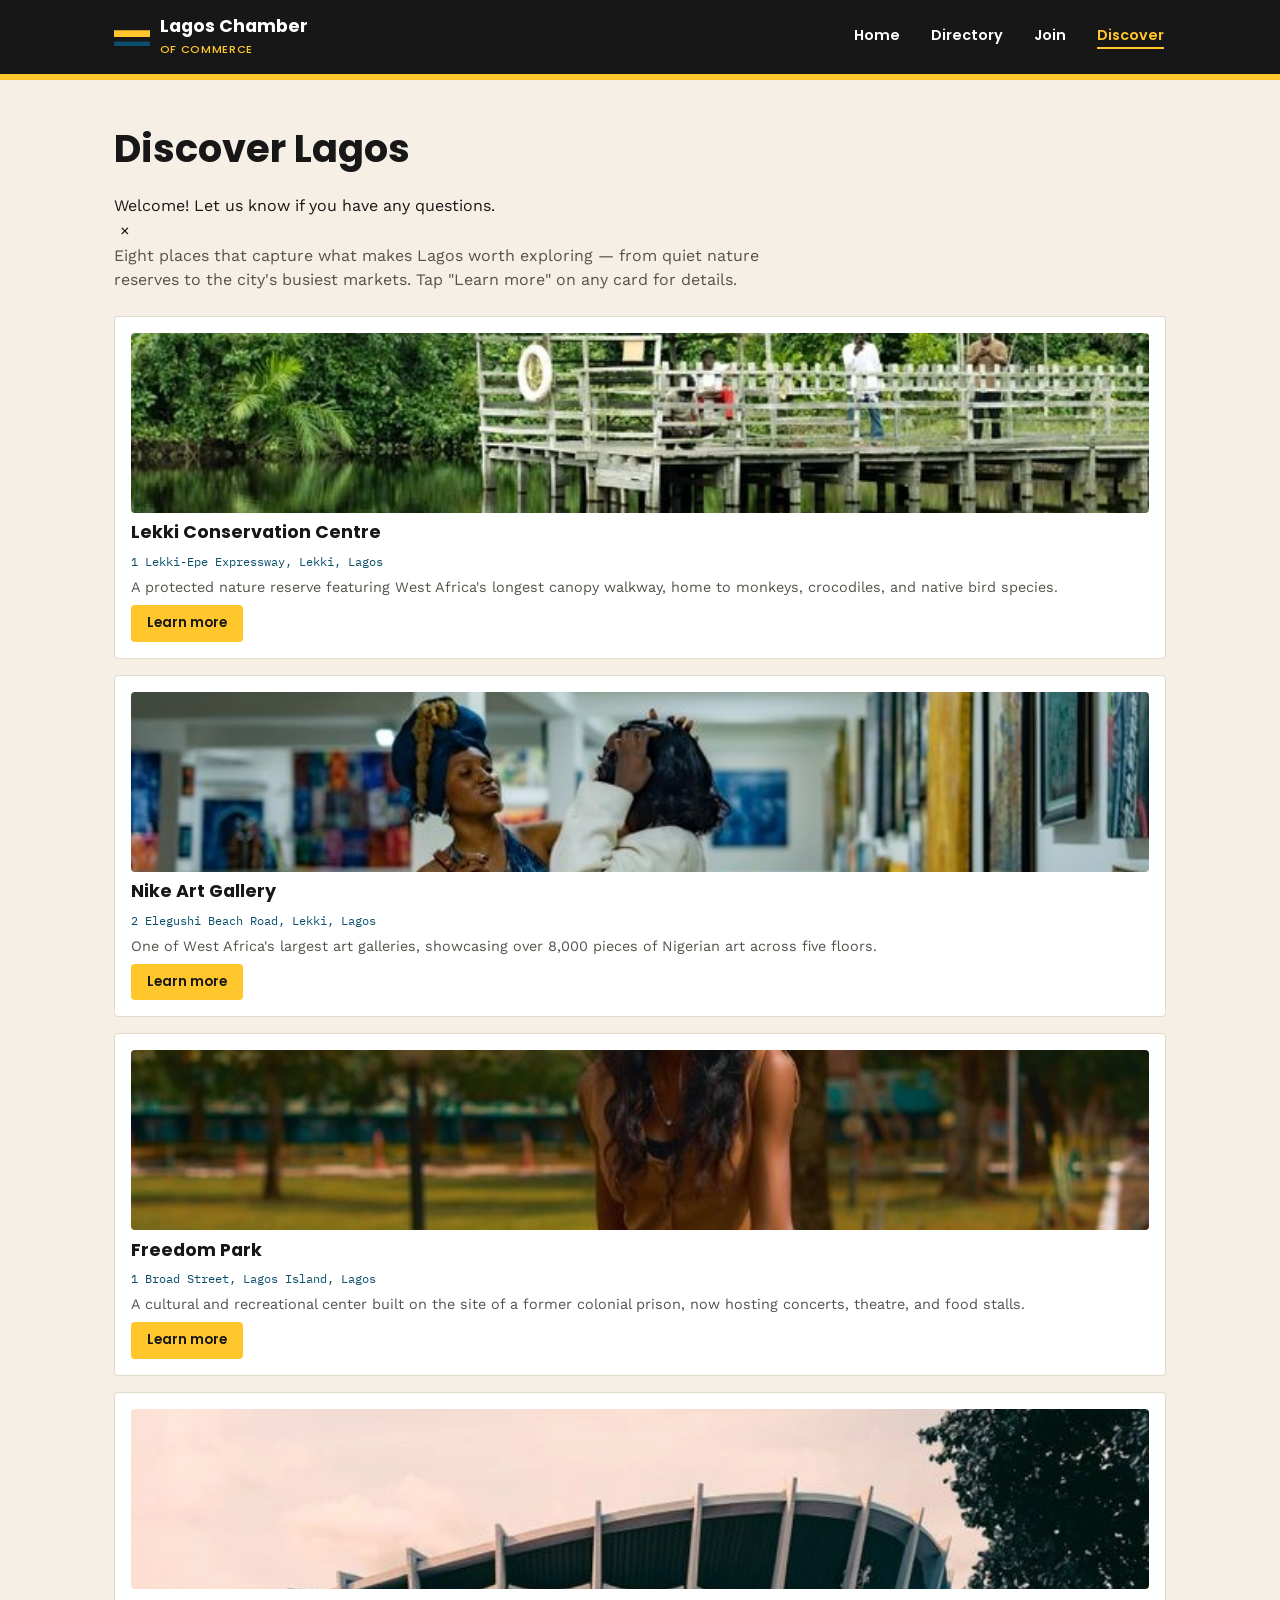
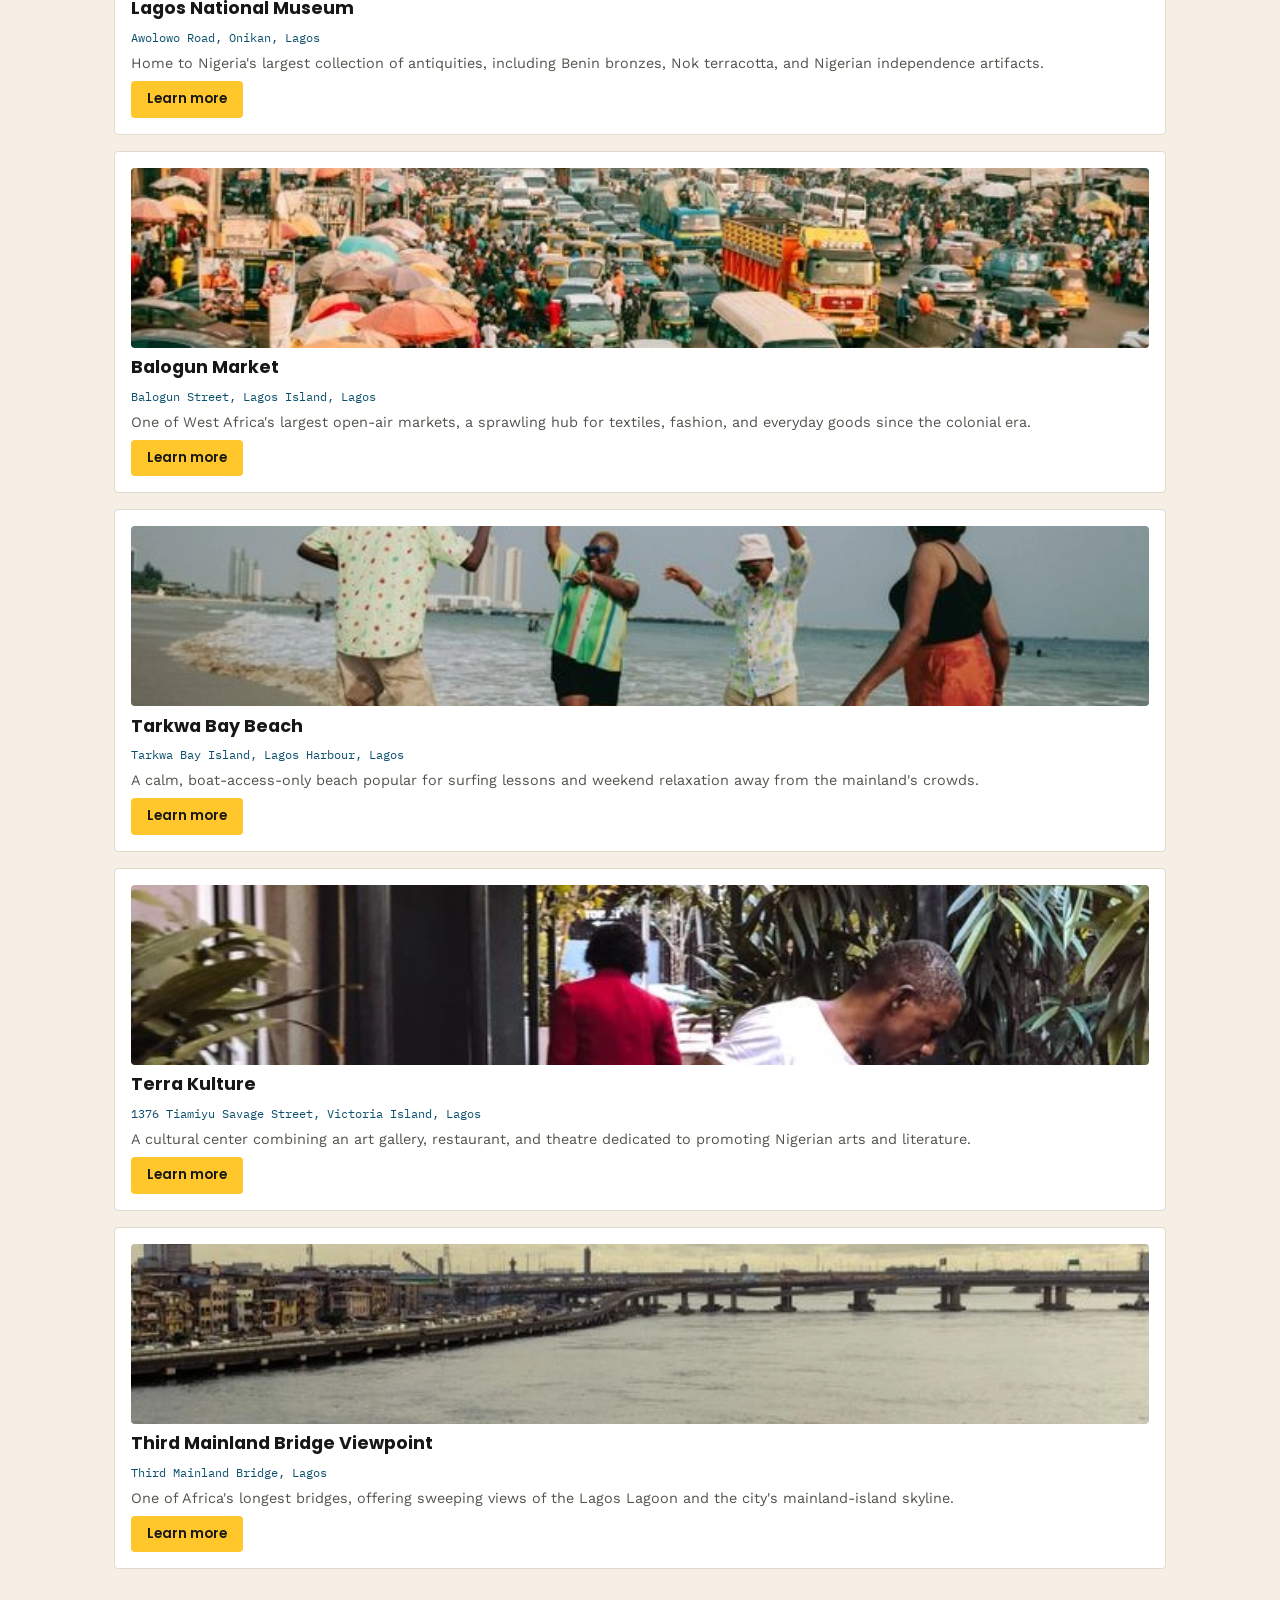
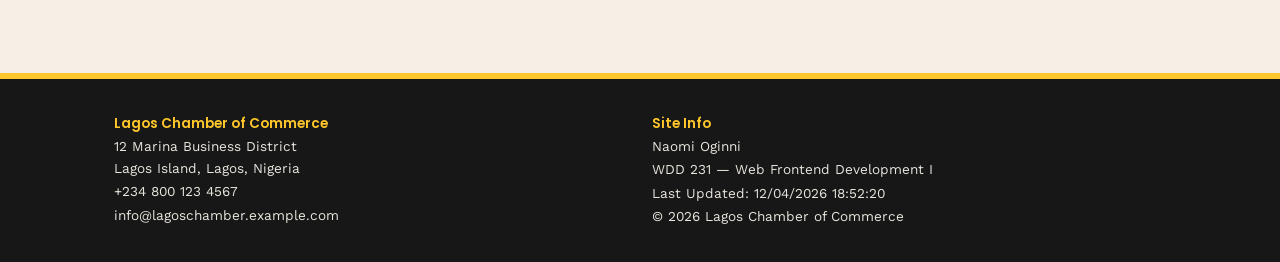
<file: chamber/discover.html>
<!DOCTYPE html>
<html lang="en">
<head>
  <meta charset="UTF-8">
  <meta name="viewport" content="width=device-width, initial-scale=1.0">
  <title>Discover Lagos | Lagos Chamber of Commerce</title>
  <meta name="description" content="Discover 8 must-see places around Lagos, Nigeria — from nature reserves and beaches to markets, museums, and cultural centers.">
  <meta name="author" content="Naomi Oginni">

  <!-- Open Graph / Facebook -->
  <meta property="og:title" content="Discover Lagos | Lagos Chamber of Commerce">
  <meta property="og:description" content="Discover 8 must-see places around Lagos, Nigeria — from nature reserves and beaches to markets, museums, and cultural centers.">
  <meta property="og:image" content="https://naomioginni.github.io/wdd231/chamber/images/og-directory.webp">
  <meta property="og:url" content="https://naomioginni.github.io/wdd231/chamber/discover.html">
  <meta property="og:type" content="website">

  <link rel="icon" href="images/favicon.svg" type="image/svg+xml">

  <link rel="preconnect" href="https://fonts.googleapis.com">
  <link rel="preconnect" href="https://fonts.gstatic.com" crossorigin>
  <link href="https://fonts.googleapis.com/css2?family=Poppins:wght@600;700&family=Work+Sans:wght@400;500&family=IBM+Plex+Mono:wght@400;500&display=swap" rel="stylesheet">

  <link rel="stylesheet" href="styles/normalize.css">
  <link rel="stylesheet" href="styles/small.css">
  <link rel="stylesheet" href="styles/medium.css">
  <link rel="stylesheet" href="styles/larger.css">

  <script src="scripts/navigation.js" defer></script>
  <script src="scripts/date.js" defer></script>
  <script src="scripts/discover.js" type="module"></script>
</head>
<body>

  <header class="site-header">
    <div class="header-inner">
      <a href="index.html" class="logo-link">
        <img src="images/favicon.svg" alt="" class="logo" width="36" height="36">
        <span class="site-name">Lagos Chamber<br><small>of Commerce</small></span>
      </a>
      <button id="menuToggle" class="hamburger" aria-expanded="false" aria-controls="primaryNav" aria-label="Toggle navigation menu">
        <span class="bar"></span>
        <span class="bar"></span>
        <span class="bar"></span>
      </button>
      <nav id="primaryNav" class="primary-nav">
        <ul>
          <li><a href="index.html">Home</a></li>
          <li><a href="directory.html">Directory</a></li>
          <li><a href="join.html">Join</a></li>
          <li><a href="discover.html" class="active" aria-current="page">Discover</a></li>
        </ul>
      </nav>
    </div>
  </header>

  <main>
    <h1>Discover Lagos</h1>

    <div class="visit-banner">
      <p id="visitMessage"></p>
      <button type="button" id="visitMessageClose" aria-label="Dismiss message">&times;</button>
    </div>

    <p class="discover-intro">
      Eight places that capture what makes Lagos worth exploring &mdash; from quiet nature
      reserves to the city's busiest markets. Tap "Learn more" on any card for details.
    </p>

    <div id="discoverGrid" class="discover-grid">
      <!-- 8 cards injected by scripts/discover.js -->
    </div>
  </main>

  <footer class="site-footer">
    <div class="footer-inner">
      <div class="footer-col">
        <p class="footer-heading">Lagos Chamber of Commerce</p>
        <address>
          12 Marina Business District<br>
          Lagos Island, Lagos, Nigeria
        </address>
        <p><a href="tel:+2348001234567">+234 800 123 4567</a></p>
        <p><a href="mailto:info@lagoschamber.example.com">info@lagoschamber.example.com</a></p>
      </div>
      <div class="footer-col">
        <p class="footer-heading">Site Info</p>
        <p>Naomi Oginni</p>
        <p>WDD 231 &mdash; Web Frontend Development I</p>
        <p id="lastModified"></p>
        <p>&copy; <span id="currentYear"></span> Lagos Chamber of Commerce</p>
      </div>
    </div>
  </footer>

</body>
</html>
</file>
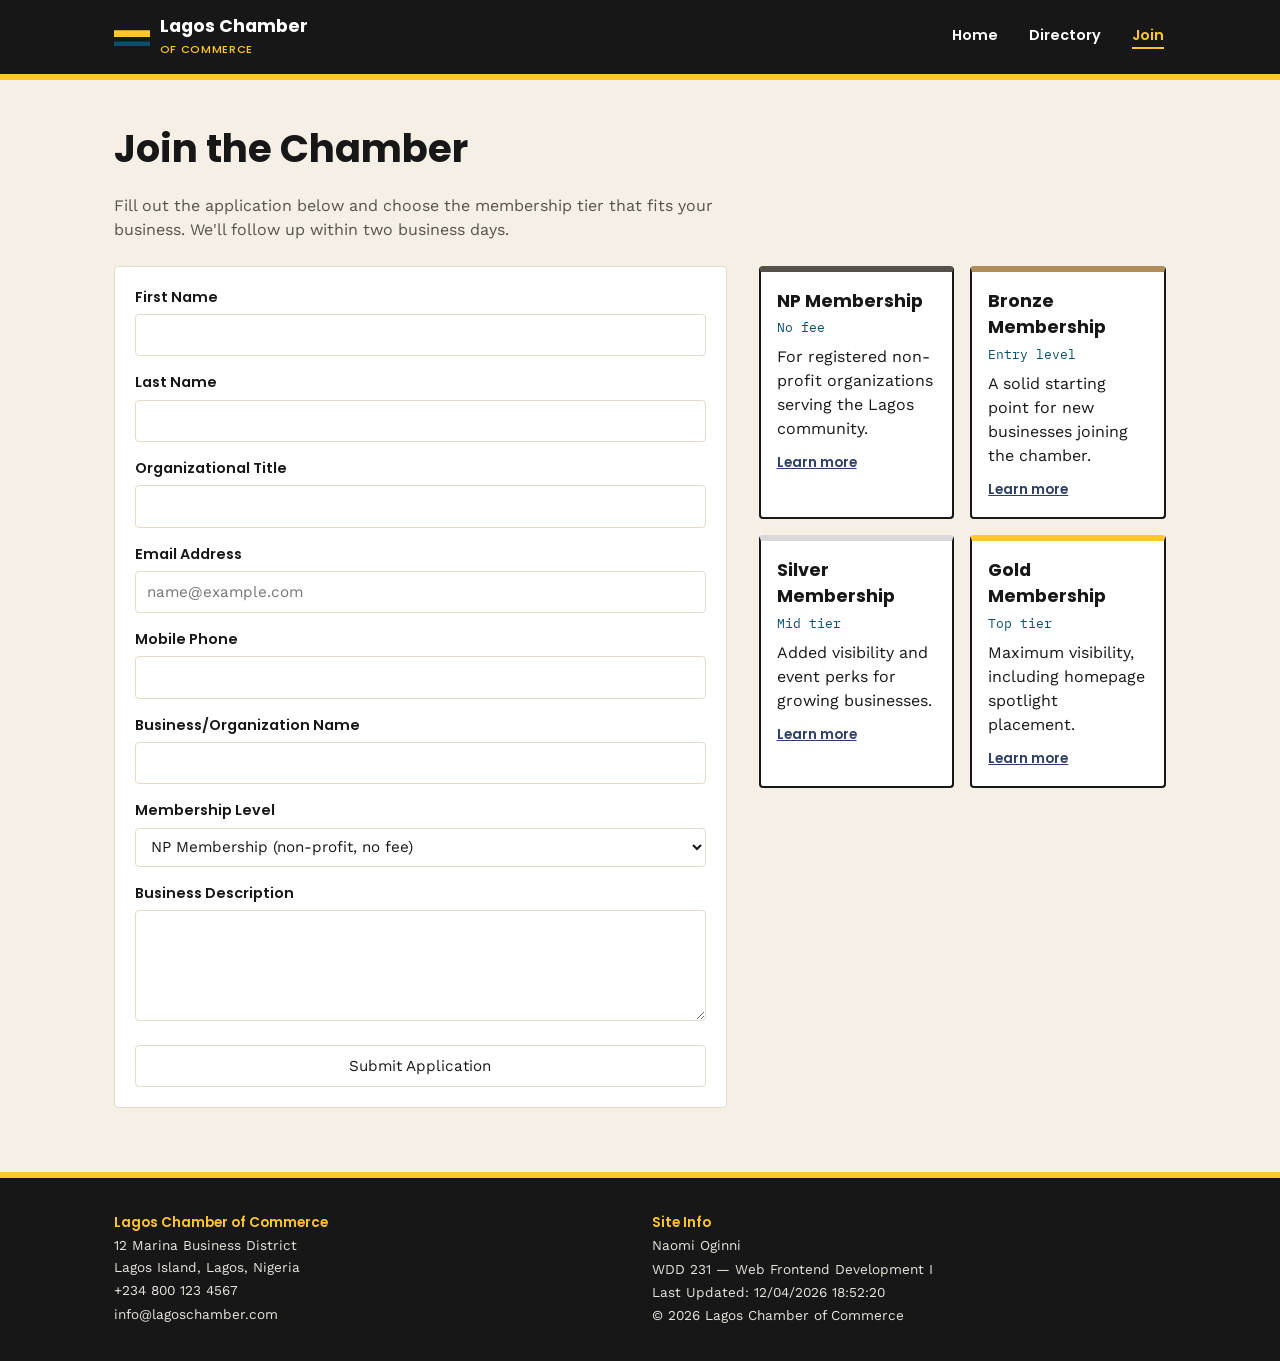
<file: chamber/join.html>
<!DOCTYPE html>
<html lang="en">
<head>
  <meta charset="UTF-8">
  <meta name="viewport" content="width=device-width, initial-scale=1.0">
  <title>Join the Chamber | Lagos Chamber of Commerce</title>
  <meta name="description" content="Apply for membership with the Lagos Chamber of Commerce and choose the tier that fits your business.">
  <meta name="author" content="Naomi Oginni">

  <!-- Open Graph / Facebook -->
  <meta property="og:title" content="Join the Lagos Chamber of Commerce">
  <meta property="og:description" content="Apply for membership and choose the tier that fits your business.">
  <meta property="og:image" content="https://naomioginni.github.io/wdd231/chamber/images/og-directory.webp">
  <meta property="og:url" content="https://naomioginni.github.io/wdd231/chamber/join.html">
  <meta property="og:type" content="website">

  <link rel="icon" href="images/favicon.svg" type="image/svg+xml">

  <link rel="preconnect" href="https://fonts.googleapis.com">
  <link rel="preconnect" href="https://fonts.gstatic.com" crossorigin>
  <link href="https://fonts.googleapis.com/css2?family=Poppins:wght@600;700&family=Work+Sans:wght@400;500&family=IBM+Plex+Mono:wght@400;500&display=swap" rel="stylesheet">

  <link rel="stylesheet" href="styles/normalize.css">
  <link rel="stylesheet" href="styles/small.css">
  <link rel="stylesheet" href="styles/larger.css">

  <script src="scripts/navigation.js" defer></script>
  <script src="scripts/date.js" defer></script>
  <script src="scripts/join.js" defer></script>
</head>
<body>

  <header class="site-header">
    <div class="header-inner">
      <a href="index.html" class="logo-link">
        <img src="images/favicon.svg" alt="" class="logo" width="36" height="36">
        <span class="site-name">Lagos Chamber<br><small>of Commerce</small></span>
      </a>
      <button id="menuToggle" class="hamburger" aria-expanded="false" aria-controls="primaryNav" aria-label="Toggle navigation menu">
        <span class="bar"></span>
        <span class="bar"></span>
        <span class="bar"></span>
      </button>
      <nav id="primaryNav" class="primary-nav">
        <ul>
          <li><a href="index.html">Home</a></li>
          <li><a href="directory.html">Directory</a></li>
          <li><a href="join.html" class="active" aria-current="page">Join</a></li>
        </ul>
      </nav>
    </div>
  </header>

  <main>
    <h1>Join the Chamber</h1>
    <p class="join-intro">Fill out the application below and choose the membership tier that fits your business. We'll follow up within two business days.</p>

    <div class="join-layout">

      <form action="thankyou.html" method="get" class="join-form">

        <label>First Name
          <input type="text" name="firstName" title="Your first name" autocomplete="given-name" required>
        </label>

        <label>Last Name
          <input type="text" name="lastName" title="Your last name" autocomplete="family-name" required>
        </label>

        <label>Organizational Title
          <input type="text" name="orgTitle" title="Your title within your organization (letters, hyphens, and spaces only, minimum 7 characters)" autocomplete="organization-title" pattern="[A-Za-z\s-]{7,}">
        </label>

        <label>Email Address
          <input type="email" name="email" title="Your email address" autocomplete="email" placeholder="name@example.com" required>
        </label>

        <label>Mobile Phone
          <input type="tel" name="mobile" title="Your mobile phone number" autocomplete="tel" required>
        </label>

        <label>Business/Organization Name
          <input type="text" name="businessName" title="Your business or organization name" autocomplete="organization" required>
        </label>

        <label>Membership Level
          <select name="membershipLevel" title="Select your desired membership level">
            <option value="np">NP Membership (non-profit, no fee)</option>
            <option value="bronze">Bronze Membership</option>
            <option value="silver">Silver Membership</option>
            <option value="gold">Gold Membership</option>
          </select>
        </label>

        <label>Business Description
          <textarea name="businessDescription" title="A short description of your business or organization" rows="4"></textarea>
        </label>

        <input type="hidden" name="timestamp" id="timestamp">

        <input type="submit" value="Submit Application" class="cta-btn submit-btn">

      </form>

      <div class="membership-cards">

        <article class="tier-card tier-np">
          <h2>NP Membership</h2>
          <p class="tier-price">No fee</p>
          <p>For registered non-profit organizations serving the Lagos community.</p>
          <button type="button" class="modal-link" data-modal="modal-np">Learn more</button>
        </article>

        <article class="tier-card tier-bronze">
          <h2>Bronze Membership</h2>
          <p class="tier-price">Entry level</p>
          <p>A solid starting point for new businesses joining the chamber.</p>
          <button type="button" class="modal-link" data-modal="modal-bronze">Learn more</button>
        </article>

        <article class="tier-card tier-silver">
          <h2>Silver Membership</h2>
          <p class="tier-price">Mid tier</p>
          <p>Added visibility and event perks for growing businesses.</p>
          <button type="button" class="modal-link" data-modal="modal-silver">Learn more</button>
        </article>

        <article class="tier-card tier-gold">
          <h2>Gold Membership</h2>
          <p class="tier-price">Top tier</p>
          <p>Maximum visibility, including homepage spotlight placement.</p>
          <button type="button" class="modal-link" data-modal="modal-gold">Learn more</button>
        </article>

      </div>

    </div>
  </main>

  <!-- Membership benefit modals -->
  <dialog id="modal-np" class="tier-modal">
    <h2>NP Membership Benefits</h2>
    <ul>
      <li>No membership fee for registered non-profits</li>
      <li>Listing in the online member directory</li>
      <li>Invitations to quarterly networking mixers</li>
      <li>Access to chamber workshops at member rates</li>
    </ul>
    <button type="button" class="modal-close" data-modal="modal-np">Close</button>
  </dialog>

  <dialog id="modal-bronze" class="tier-modal">
    <h2>Bronze Membership Benefits</h2>
    <ul>
      <li>Everything in NP Membership</li>
      <li>Basic directory listing with logo</li>
      <li>One free event ticket per quarter</li>
      <li>10% discount on chamber-hosted training</li>
    </ul>
    <button type="button" class="modal-close" data-modal="modal-bronze">Close</button>
  </dialog>

  <dialog id="modal-silver" class="tier-modal">
    <h2>Silver Membership Benefits</h2>
    <ul>
      <li>Everything in Bronze Membership</li>
      <li>Priority placement in directory search results</li>
      <li>Two free event tickets per quarter</li>
      <li>20% discount on chamber-hosted training</li>
      <li>Quarterly newsletter feature</li>
    </ul>
    <button type="button" class="modal-close" data-modal="modal-silver">Close</button>
  </dialog>

  <dialog id="modal-gold" class="tier-modal">
    <h2>Gold Membership Benefits</h2>
    <ul>
      <li>Everything in Silver Membership</li>
      <li>Rotating homepage spotlight placement</li>
      <li>Unlimited event tickets</li>
      <li>30% discount on chamber-hosted training</li>
      <li>Dedicated account manager</li>
      <li>Early access to trade expo booths</li>
    </ul>
    <button type="button" class="modal-close" data-modal="modal-gold">Close</button>
  </dialog>

  <footer class="site-footer">
    <div class="footer-inner">
      <div class="footer-col">
        <p class="footer-heading">Lagos Chamber of Commerce</p>
        <address>
          12 Marina Business District<br>
          Lagos Island, Lagos, Nigeria
        </address>
        <p><a href="tel:+2348001234567">+234 800 123 4567</a></p>
        <p><a href="mailto:info@lagoschamber.com">info@lagoschamber.com</a></p>
      </div>
      <div class="footer-col">
        <p class="footer-heading">Site Info</p>
        <p>Naomi Oginni</p>
        <p>WDD 231 &mdash; Web Frontend Development I</p>
        <p id="lastModified"></p>
        <p>&copy; <span id="currentYear"></span> Lagos Chamber of Commerce</p>
      </div>
    </div>
  </footer>

</body>
</html>
</file>
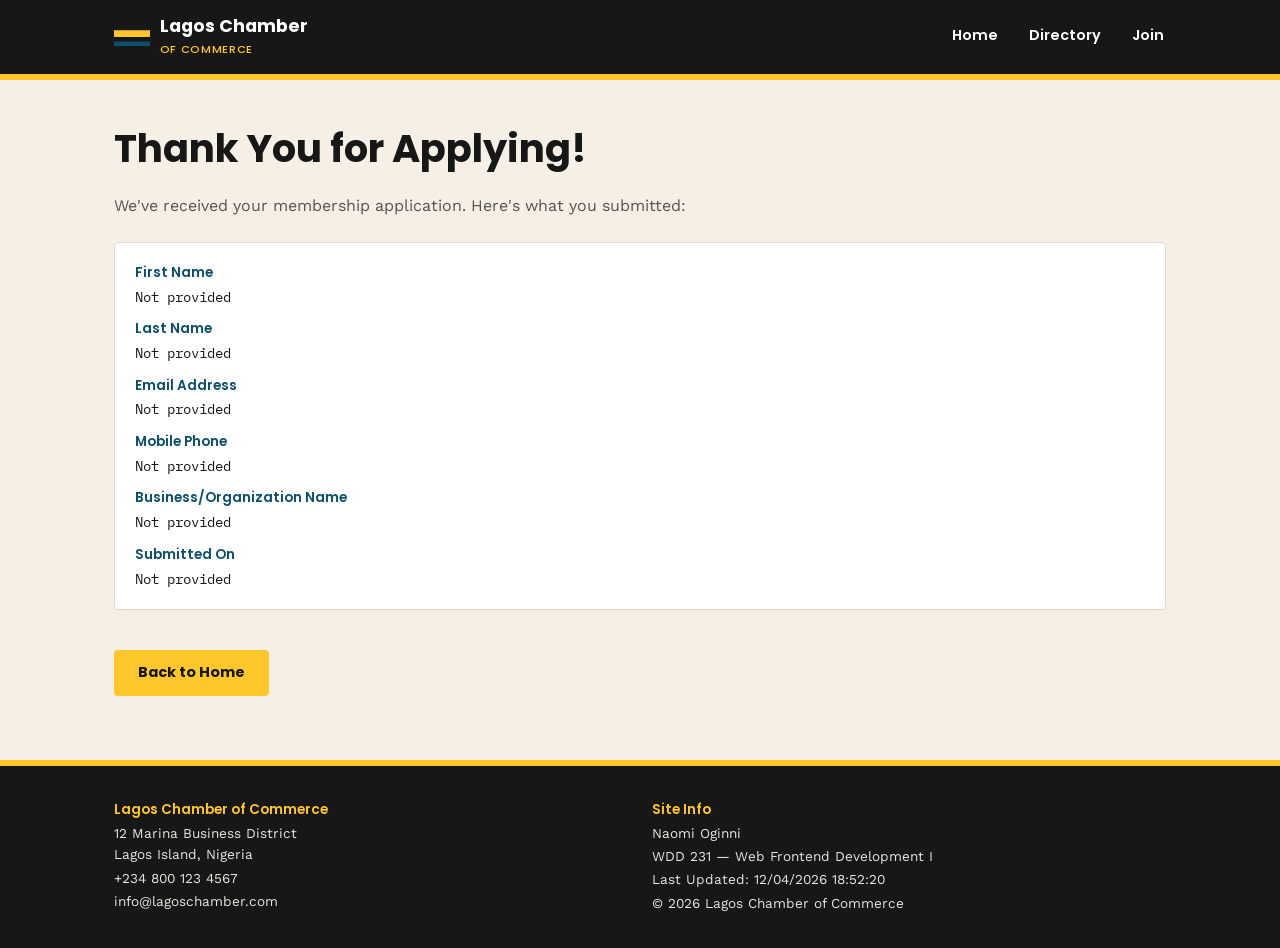
<file: chamber/thankyou.html>
<!DOCTYPE html>
<html lang="en">
<head>
  <meta charset="UTF-8">
  <meta name="viewport" content="width=device-width, initial-scale=1.0">
  <title>Thank You | Lagos Chamber of Commerce</title>
  <meta name="description" content="Thank you for applying for membership with the Lagos Chamber of Commerce.">
  <meta name="author" content="Naomi Oginni">

  <link rel="icon" href="images/favicon.svg" type="image/svg+xml">

  <link rel="preconnect" href="https://fonts.googleapis.com">
  <link rel="preconnect" href="https://fonts.gstatic.com" crossorigin>
  <link href="https://fonts.googleapis.com/css2?family=Poppins:wght@600;700&family=Work+Sans:wght@400;500&family=IBM+Plex+Mono:wght@400;500&display=swap" rel="stylesheet">

  <link rel="stylesheet" href="styles/normalize.css">
  <link rel="stylesheet" href="styles/small.css">
  <link rel="stylesheet" href="styles/larger.css">

  <script src="scripts/navigation.js" defer></script>
  <script src="scripts/date.js" defer></script>
  <script src="scripts/thankyou.js" defer></script>
</head>
<body>

  <header class="site-header">
    <div class="header-inner">
      <a href="index.html" class="logo-link">
        <img src="images/favicon.svg" alt="" class="logo" width="36" height="36">
        <span class="site-name">Lagos Chamber<br><small>of Commerce</small></span>
      </a>
      <button id="menuToggle" class="hamburger" aria-expanded="false" aria-controls="primaryNav" aria-label="Toggle navigation menu">
        <span class="bar"></span>
        <span class="bar"></span>
        <span class="bar"></span>
      </button>
      <nav id="primaryNav" class="primary-nav">
        <ul>
          <li><a href="index.html">Home</a></li>
          <li><a href="directory.html">Directory</a></li>
          <li><a href="join.html">Join</a></li>
        </ul>
      </nav>
    </div>
  </header>

  <main>
    <h1>Thank You for Applying!</h1>
    <p class="join-intro">We've received your membership application. Here's what you submitted:</p>

    <dl id="applicationSummary" class="application-summary">
      <!-- Populated by scripts/thankyou.js -->
    </dl>

    <a href="index.html" class="cta-btn">Back to Home</a>
  </main>

  <footer class="site-footer">
    <div class="footer-inner">
      <div class="footer-col">
        <p class="footer-heading">Lagos Chamber of Commerce</p>
        <address>
          12 Marina Business District<br>
          Lagos Island, Nigeria
        </address>
        <p><a href="tel:+2348001234567">+234 800 123 4567</a></p>
        <p><a href="mailto:info@lagoschamber.com">info@lagoschamber.com</a></p>
      </div>
      <div class="footer-col">
        <p class="footer-heading">Site Info</p>
        <p>Naomi Oginni</p>
        <p>WDD 231 &mdash; Web Frontend Development I</p>
        <p id="lastModified"></p>
        <p>&copy; <span id="currentYear"></span> Lagos Chamber of Commerce</p>
      </div>
    </div>
  </footer>

</body>
</html>
</file>
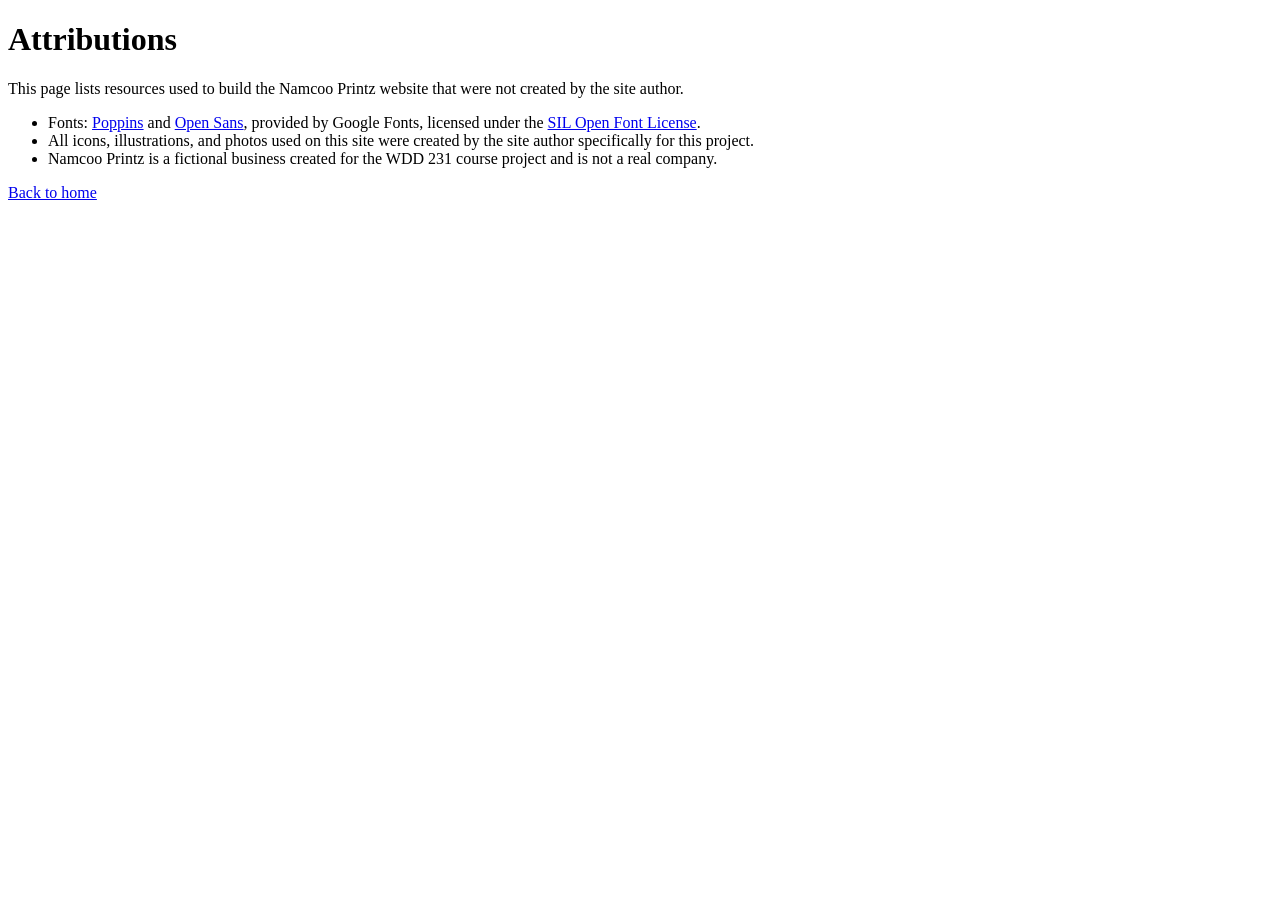
<file: finalproject/attributions.html>
<!DOCTYPE html>
<html lang="en">
<head>
  <meta charset="UTF-8">
  <meta name="viewport" content="width=device-width, initial-scale=1.0">
  <title>Attributions | Namcoo Printz</title>
  <meta name="description" content="Attributions and source credits for content used on the Namcoo Printz website.">
  <meta name="author" content="Naomi Oginni">
  <meta name="robots" content="noindex">

  <meta property="og:title" content="Attributions | Namcoo Printz Website Credits">
  <meta property="og:description" content="Source credits for fonts and other third-party resources used to build the Namcoo Printz website.">
  <meta property="og:type" content="website">
  <meta property="og:image" content="https://naomioginni.github.io/wdd231/finalproject/images/hero.svg">
  <meta property="og:url" content="https://naomioginni.github.io/wdd231/finalproject/attributions.html">

  <link rel="icon" href="images/favicon.svg" type="image/svg+xml">
</head>
<body>
  <h1>Attributions</h1>
  <p>This page lists resources used to build the Namcoo Printz website that were not created by the site author.</p>

  <ul>
    <li>
      Fonts: <a href="https://fonts.google.com/specimen/Poppins" target="_blank" rel="noopener">Poppins</a>
      and <a href="https://fonts.google.com/specimen/Open+Sans" target="_blank" rel="noopener">Open Sans</a>,
      provided by Google Fonts, licensed under the
      <a href="https://scripts.sil.org/OFL" target="_blank" rel="noopener">SIL Open Font License</a>.
    </li>
    <li>
      All icons, illustrations, and photos used on this site were created by the site author
      specifically for this project.
    </li>
    <li>
      Namcoo Printz is a fictional business created for the WDD 231 course project and is not
      a real company.
    </li>
  </ul>

  <p><a href="index.html">Back to home</a></p>
</body>
</html>
</file>
<file: styles/small.css>
/* =========================================================
   small.css — mobile-first base styles (320px and up)
   ========================================================= */

:root {
  /* Color tokens — "blueprint spec sheet" palette */
  --ink: #0E2A3D;          /* deep blueprint navy */
  --ink-soft: #44607A;     /* muted navy-grey for body copy */
  --paper: #F7F5F0;        /* page background */
  --grid-line: #1C4A66;    /* blueprint grid lines on navy panels */
  --accent: #FF8A3D;       /* signal orange — primary accent */
  --accent-2: #4FD1C5;     /* teal — secondary accent */
  --card-bg: #FFFFFF;
  --border: #D8D3C7;

  --font-display: 'Space Grotesk', 'Segoe UI', sans-serif;
  --font-body: -apple-system, BlinkMacSystemFont, 'Segoe UI', Roboto, Helvetica, Arial, sans-serif;
  --font-mono: 'SFMono-Regular', Consolas, 'Liberation Mono', Menlo, monospace;

  --radius: 6px;
  --max-width: 1100px;
}

* {
  box-sizing: border-box;
}

body {
  margin: 0;
  font-family: var(--font-body);
  color: var(--ink);
  background-color: var(--paper);
  line-height: 1.55;
}

img {
  max-width: 100%;
  display: block;
}

h1, h2, h3 {
  font-family: var(--font-display);
  line-height: 1.2;
  margin: 0 0 0.5em 0;
}

a {
  color: var(--ink);
}

ul {
  list-style: none;
  margin: 0;
  padding: 0;
}

/* ---------- Header ---------- */

.site-header {
  background-color: var(--ink);
  position: relative;
}

.header-inner {
  max-width: var(--max-width);
  margin: 0 auto;
  display: flex;
  align-items: center;
  justify-content: space-between;
  padding: 0.75rem 1rem;
  position: relative;
}

.logo-link {
  display: flex;
  align-items: center;
  gap: 0.6rem;
  text-decoration: none;
}

.logo {
  border-radius: 50%;
}

.site-name {
  font-family: var(--font-display);
  font-weight: 700;
  color: var(--paper);
  font-size: 1.1rem;
  letter-spacing: 0.02em;
}

/* Hamburger button — small screens */
.hamburger {
  background: none;
  border: 2px solid var(--accent);
  border-radius: var(--radius);
  width: 44px;
  height: 40px;
  display: flex;
  flex-direction: column;
  align-items: center;
  justify-content: center;
  gap: 5px;
  cursor: pointer;
  z-index: 20;
}

.hamburger .bar {
  display: block;
  width: 22px;
  height: 2px;
  background-color: var(--paper);
  border-radius: 2px;
}

/* Primary nav — collapsed by default on small screens */
.primary-nav {
  position: absolute;
  top: 100%;
  left: 0;
  right: 0;
  background-color: var(--ink);
  border-top: 1px solid var(--grid-line);
  max-height: 0;
  overflow: hidden;
  transition: max-height 0.3s ease;
}

.primary-nav.open {
  max-height: 240px;
}

.primary-nav ul {
  display: flex;
  flex-direction: column;
  padding: 0.5rem 1rem 1rem;
}

.primary-nav a {
  display: block;
  color: var(--paper);
  text-decoration: none;
  padding: 0.75rem 0.25rem;
  font-family: var(--font-display);
  font-weight: 500;
  border-bottom: 1px solid var(--grid-line);
  position: relative;
}

.primary-nav a.active,
.primary-nav a:hover,
.primary-nav a:focus-visible {
  color: var(--accent);
}

/* ---------- Main layout ---------- */

main {
  max-width: var(--max-width);
  margin: 0 auto;
  padding: 1.5rem 1rem 3rem;
}

main > h1 {
  font-size: 2rem;
  color: var(--ink);
  border-bottom: 3px solid var(--accent);
  display: inline-block;
  padding-bottom: 0.25rem;
  margin-bottom: 1.5rem;
}

section {
  margin-bottom: 2.5rem;
}

section h2 {
  font-size: 1.4rem;
  color: var(--ink);
  border-left: 4px solid var(--accent-2);
  padding-left: 0.6rem;
}

/* Welcome section */
.welcome-grid {
  display: grid;
  gap: 1.25rem;
}

.profile-photo {
  border-radius: var(--radius);
  border: 3px solid var(--ink);
  width: 160px;
  height: 160px;
  object-fit: cover;
  object-position: top;
}

.welcome-text p {
  color: var(--ink-soft);
}

/* ---------- Course filter buttons ---------- */

.filter-controls {
  display: flex;
  flex-wrap: wrap;
  gap: 0.6rem;
  margin-bottom: 1.25rem;
}

.filter-btn {
  font-family: var(--font-display);
  font-weight: 500;
  font-size: 0.9rem;
  background-color: var(--card-bg);
  color: var(--ink);
  border: 2px solid var(--ink);
  border-radius: var(--radius);
  padding: 0.5rem 0.9rem;
  cursor: pointer;
  transition: background-color 0.15s ease, color 0.15s ease;
}

.filter-btn:hover,
.filter-btn:focus-visible {
  background-color: var(--ink);
  color: var(--paper);
}

.filter-btn.active {
  background-color: var(--accent);
  border-color: var(--accent);
  color: var(--ink);
}

/* ---------- Course cards ---------- */

.course-grid {
  display: grid;
  grid-template-columns: 1fr;
  gap: 1rem;
}

.course-card {
  position: relative;
  background-color: var(--card-bg);
  border: 1px solid var(--border);
  border-left: 5px solid var(--ink-soft);
  border-radius: var(--radius);
  padding: 1rem 1.1rem;
  overflow: hidden;
}

.course-card.completed {
  border-left-color: var(--accent-2);
}

.course-code {
  font-family: var(--font-mono);
  font-size: 0.85rem;
  color: var(--ink-soft);
  letter-spacing: 0.03em;
}

.course-title {
  font-family: var(--font-display);
  font-weight: 500;
  font-size: 1.05rem;
  margin: 0.2rem 0 0.4rem;
}

.course-credits {
  font-size: 0.85rem;
  color: var(--ink-soft);
}

/* "stamped" completed badge — signature element */
.completed-stamp {
  position: absolute;
  top: 10px;
  right: -28px;
  transform: rotate(35deg);
  background-color: var(--accent-2);
  color: var(--ink);
  font-family: var(--font-mono);
  font-size: 0.65rem;
  font-weight: 700;
  letter-spacing: 0.08em;
  padding: 2px 32px;
  box-shadow: 0 1px 2px rgba(0,0,0,0.2);
}

.credit-total {
  font-family: var(--font-mono);
  font-weight: 500;
  margin-top: 1rem;
}

/* ---------- Footer ---------- */

.site-footer {
  background-color: var(--ink);
  color: var(--paper);
}

.footer-inner {
  max-width: var(--max-width);
  margin: 0 auto;
  padding: 1.5rem 1rem;
  text-align: center;
}

.social-links {
  display: flex;
  justify-content: center;
  gap: 1rem;
  margin-bottom: 0.75rem;
}

.social-links a {
  color: var(--paper);
  transition: color 0.15s ease;
}

.social-links a:hover,
.social-links a:focus-visible {
  color: var(--accent);
}

.footer-inner p {
  margin: 0.25rem 0;
  font-size: 0.85rem;
  color: #C9D6DF;
}

/* Visible keyboard focus throughout */
a:focus-visible,
button:focus-visible {
  outline: 3px solid var(--accent);
  outline-offset: 2px;
}

@media (prefers-reduced-motion: reduce) {
  * {
    transition: none !important;
  }
}
</file>
<file: styles/larger.css>
/* =========================================================
   larger.css — large-screen overrides via media query
   ========================================================= */

@media screen and (min-width: 700px) {

  .header-inner {
    padding: 1rem 1.5rem;
  }

  .site-name {
    font-size: 1.3rem;
  }

  /* Hide hamburger, show horizontal flex nav */
  .hamburger {
    display: none;
  }

  .primary-nav {
    position: static;
    max-height: none;
    overflow: visible;
    background-color: transparent;
    border-top: none;
  }

  .primary-nav ul {
    flex-direction: row;
    padding: 0;
    gap: 1.75rem;
  }

  .primary-nav a {
    border-bottom: none;
    padding: 0.4rem 0.1rem;
  }

  /* Wayfinding underline-grow hover effect */
  .primary-nav a::after {
    content: "";
    display: block;
    height: 2px;
    width: 0;
    background-color: var(--accent);
    transition: width 0.2s ease;
  }

  .primary-nav a:hover::after,
  .primary-nav a:focus-visible::after,
  .primary-nav a.active::after {
    width: 100%;
  }

  main {
    padding: 2.5rem 1.5rem 4rem;
  }

  main > h1 {
    font-size: 2.6rem;
  }

  /* Two-column welcome layout */
  .welcome-grid {
    grid-template-columns: 240px 1fr;
    align-items: center;
    gap: 2rem;
  }

  .profile-photo {
    width: 220px;
    height: 220px;
  }

  /* Course cards in a responsive grid, not single column */
  .course-grid {
    grid-template-columns: repeat(3, 1fr);
    gap: 1.25rem;
  }

  .goals {
    max-width: 70ch;
  }
}

@media screen and (min-width: 1000px) {
  .course-grid {
    grid-template-columns: repeat(4, 1fr);
  }
}
</file>
<file: chamber/styles/small.css>
/* =========================================================
   small.css — mobile-first base styles (320px and up)
   Lagos Chamber of Commerce
   ========================================================= */

:root {
  /* Color tokens — inspired by danfo bus signage and the lagoon */
  --danfo-black: #171717;
  --danfo-yellow: #FFC72C;   /* signature accent */
  --lagoon: #0B4F6C;
  --indigo: #2C3E66;
  --sand: #F5EFE6;
  --card-bg: #FFFFFF;
  --text-soft: #55524C;
  --border: #E2DACB;
  --white: #FFFFFF;
  --footer-text: #E8E5DD;
  --divider-dark: #333333;
  --tier-2-bg: #D9D9D9;
  --forecast-day: #B7C4CC;
  --bronze: #B08D57;
  --backdrop: #17171799;

  --font-display: 'Poppins', 'Segoe UI', sans-serif;
  --font-body: 'Work Sans', -apple-system, BlinkMacSystemFont, sans-serif;
  --font-mono: 'IBM Plex Mono', Consolas, monospace;

  --radius: 4px;
  --max-width: 1100px;
}

body {
  margin: 0;
  min-height: 100vh;
  line-height: 1.5;
  font-family: var(--font-body);
  color: var(--danfo-black);
  background-color: var(--sand);
}

img {
  max-width: 100%;
  display: block;
}

h1, h2 {
  margin: 0;
  font-family: var(--font-display);
  font-weight: 700;
}

.visually-hidden {
  position: absolute;
  width: 1px;
  height: 1px;
  overflow: hidden;
  clip: rect(0 0 0 0);
  white-space: nowrap;
}

/* ---------- Header ---------- */

.site-header {
  background-color: var(--danfo-black);
  border-bottom: 6px solid var(--danfo-yellow);
}

.header-inner {
  max-width: var(--max-width);
  margin: 0 auto;
  display: flex;
  align-items: center;
  justify-content: space-between;
  padding: 0.75rem 1rem;
  position: relative;
}

.logo-link {
  display: flex;
  align-items: center;
  gap: 0.6rem;
}

.site-name {
  font-family: var(--font-display);
  font-weight: 700;
  color: var(--white);
  font-size: 0.95rem;
  line-height: 1.2;
}

.site-name small {
  font-weight: 500;
  font-size: 0.7rem;
  color: var(--danfo-yellow);
  letter-spacing: 0.06em;
  text-transform: uppercase;
}

.hamburger {
  border: 2px solid var(--danfo-yellow);
  border-radius: var(--radius);
  width: 44px;
  height: 40px;
  display: flex;
  flex-direction: column;
  align-items: center;
  justify-content: center;
  gap: 5px;
  z-index: 20;
}

.hamburger .bar {
  display: block;
  width: 22px;
  height: 2px;
  background-color: var(--danfo-yellow);
}

.primary-nav {
  position: absolute;
  top: 100%;
  left: 0;
  right: 0;
  background-color: var(--danfo-black);
  max-height: 0;
  overflow: hidden;
  transition: max-height 0.3s ease;
}

.primary-nav.open {
  max-height: 200px;
}

.primary-nav ul {
  display: flex;
  flex-direction: column;
  padding: 0.5rem 1rem 1rem;
}

.primary-nav a {
  display: block;
  color: var(--white);
  padding: 0.75rem 0.25rem;
  font-family: var(--font-display);
  font-weight: 600;
  font-size: 0.9rem;
  border-bottom: 1px solid var(--divider-dark);
}

.primary-nav a.active,
.primary-nav a:hover,
.primary-nav a:focus-visible {
  color: var(--danfo-yellow);
}

/* ---------- Main ---------- */

main {
  max-width: var(--max-width);
  margin: 0 auto;
  padding: 1.5rem 1rem 3rem;
}

main > h1 {
  font-size: 1.8rem;
  margin-bottom: 1rem;
}

.directory-controls {
  display: flex;
  align-items: center;
  justify-content: space-between;
  gap: 1rem;
  margin-bottom: 1.25rem;
  flex-wrap: wrap;
}

.member-count {
  font-family: var(--font-mono);
  font-size: 0.85rem;
  color: var(--text-soft);
}

.view-toggle {
  display: flex;
  gap: 0.4rem;
}

.view-btn {
  background-color: var(--card-bg);
  border: 2px solid var(--danfo-black);
  border-radius: var(--radius);
  width: 40px;
  height: 36px;
  display: flex;
  align-items: center;
  justify-content: center;
  color: var(--danfo-black);
}

.view-btn.active {
  background-color: var(--danfo-yellow);
}

/* ---------- Member container ---------- */

.member-container {
  display: grid;
  grid-template-columns: 1fr;
  gap: 1rem;
}

.member-container.list-view {
  grid-template-columns: 1fr;
}

.member-card {
  position: relative;
  background-color: var(--card-bg);
  border: 1px solid var(--border);
  border-radius: var(--radius);
  padding: 1rem;
  display: flex;
  flex-direction: column;
  gap: 0.5rem;
}

.list-view .member-card {
  flex-direction: row;
  align-items: center;
  gap: 1rem;
}

.member-card img {
  width: 100%;
  height: 140px;
  object-fit: cover;
  border-radius: var(--radius);
}

.list-view .member-card img {
  width: 90px;
  height: 90px;
  flex-shrink: 0;
}

.member-info {
  flex: 1;
}

.member-name {
  font-family: var(--font-display);
  font-weight: 600;
  font-size: 1.05rem;
  margin: 0 0 0.15rem;
}

.member-category {
  font-size: 0.8rem;
  color: var(--lagoon);
  font-weight: 500;
  margin-bottom: 0.4rem;
}

.member-detail {
  font-family: var(--font-mono);
  font-size: 0.78rem;
  color: var(--text-soft);
  margin: 0.1rem 0;
}

.member-link {
  display: inline-block;
  margin-top: 0.5rem;
  font-size: 0.85rem;
  font-weight: 600;
  color: var(--indigo);
  text-decoration: underline;
}

/* Signature element: danfo route-plate membership badge */
.member-badge {
  position: absolute;
  top: 0.75rem;
  right: 0.75rem;
  font-family: var(--font-mono);
  font-weight: 700;
  font-size: 0.68rem;
  letter-spacing: 0.04em;
  color: var(--danfo-black);
  background-color: var(--sand);
  border: 2px solid var(--danfo-black);
  border-radius: var(--radius);
  padding: 2px 8px;
  text-transform: uppercase;
}

.member-badge.tier-3 {
  background-color: var(--danfo-yellow);
}

.member-badge.tier-2 {
  background-color: var(--tier-2-bg);
}

.member-badge.tier-1 {
  background-color: var(--sand);
}

/* ---------- Footer ---------- */

.site-footer {
  background-color: var(--danfo-black);
  color: var(--footer-text);
  border-top: 6px solid var(--danfo-yellow);
}

.footer-inner {
  max-width: var(--max-width);
  margin: 0 auto;
  padding: 1.5rem 1rem;
  display: grid;
  gap: 1.5rem;
}

.footer-heading {
  font-family: var(--font-display);
  font-weight: 600;
  color: var(--danfo-yellow);
  margin-bottom: 0.4rem;
}

.footer-col p,
.footer-col address {
  font-size: 0.85rem;
  line-height: 1.6;
  font-style: normal;
  margin: 0.1rem 0;
}

.footer-col a {
  color: var(--footer-text);
}

.footer-col a:hover,
.footer-col a:focus-visible {
  color: var(--danfo-yellow);
}

a:focus-visible,
button:focus-visible {
  outline: 3px solid var(--danfo-yellow);
  outline-offset: 2px;
}

/* ---------- Hero ---------- */

.hero {
  position: relative;
  margin-bottom: 2.5rem;
}

.hero-image {
  width: 100%;
  height: 260px;
  object-fit: cover;
}

.hero-overlay {
  position: relative;
  margin-top: -70px;
  background-color: var(--danfo-black);
  color: var(--white);
  padding: 1.25rem 1rem 1.5rem;
  max-width: 90%;
  margin-left: 1rem;
  border-left: 6px solid var(--danfo-yellow);
}

.hero-overlay h1 {
  color: var(--white);
  font-size: 1.6rem;
  margin-bottom: 0.5rem;
}

.hero-overlay p {
  color: var(--footer-text);
  font-size: 0.9rem;
  margin-bottom: 1rem;
}

.cta-btn {
  display: inline-block;
  background-color: var(--danfo-yellow);
  color: var(--danfo-black);
  font-family: var(--font-display);
  font-weight: 700;
  font-size: 0.9rem;
  padding: 0.75rem 1.5rem;
  border-radius: var(--radius);
  text-align: center;
  margin-top: 1rem;
}

.cta-btn:hover,
.cta-btn:focus-visible {
  background-color: var(--white);
}

/* ---------- Events ---------- */

.events {
  margin-bottom: 2.5rem;
}

.events h2, .weather h2, .spotlights h2 {
  border-left: 4px solid var(--lagoon);
  padding-left: 0.6rem;
  font-size: 1.3rem;
  margin-bottom: 1rem;
}

.events-list {
  display: grid;
  grid-template-columns: 1fr;
  gap: 1rem;
}

.event-card {
  background-color: var(--card-bg);
  border: 1px solid var(--border);
  border-radius: var(--radius);
  padding: 1rem;
}

.event-date {
  font-family: var(--font-mono);
  font-size: 0.75rem;
  color: var(--lagoon);
  margin-bottom: 0.3rem;
}

.event-title {
  font-family: var(--font-display);
  font-weight: 600;
  font-size: 1rem;
  margin-bottom: 0.3rem;
}

/* ---------- Weather ---------- */

.weather {
  margin-bottom: 2.5rem;
}

.weather-panel {
  background-color: var(--danfo-black);
  color: var(--white);
  border-radius: var(--radius);
  padding: 1.25rem 1rem;
  display: flex;
  flex-direction: column;
  gap: 1rem;
}

.weather-current {
  text-align: center;
}

.current-temp {
  font-family: var(--font-display);
  font-weight: 700;
  font-size: 2.5rem;
  color: var(--danfo-yellow);
}

.current-desc {
  font-size: 0.9rem;
  color: var(--footer-text);
}

.forecast-list {
  display: flex;
  justify-content: space-between;
  gap: 0.5rem;
  border-top: 1px solid var(--divider-dark);
  padding-top: 1rem;
}

.forecast-list li {
  flex: 1;
  text-align: center;
  font-family: var(--font-mono);
  font-size: 0.8rem;
  display: flex;
  flex-direction: column;
  gap: 0.25rem;
}

.forecast-day {
  color: var(--forecast-day);
}

.forecast-temp {
  font-weight: 600;
  color: var(--white);
}

/* ---------- Spotlights ---------- */

.spotlights {
  margin-bottom: 2.5rem;
}

.spotlight-container {
  display: grid;
  grid-template-columns: 1fr;
  gap: 1rem;
}

.spotlight-card {
  position: relative;
  min-width: 0;
  background-color: var(--card-bg);
  border: 2px solid var(--danfo-yellow);
  border-radius: var(--radius);
  padding: 1rem;
  display: flex;
  flex-direction: column;
  gap: 0.5rem;
}

.spotlight-card img {
  width: 100%;
  height: 120px;
  object-fit: cover;
  border-radius: var(--radius);
}

.spotlight-info .member-name {
  margin-top: 0.25rem;
}

/* ---------- Join page ---------- */

.join-intro {
  color: var(--text-soft);
  max-width: 65ch;
  margin-bottom: 1.5rem;
}

.join-layout {
  display: flex;
  flex-direction: column;
  gap: 2rem;
}

.join-form {
  display: flex;
  flex-direction: column;
  gap: 1rem;
  background-color: var(--card-bg);
  border: 1px solid var(--border);
  border-radius: var(--radius);
  padding: 1.25rem;
}

.join-form label {
  display: flex;
  flex-direction: column;
  gap: 0.35rem;
  font-family: var(--font-display);
  font-weight: 600;
  font-size: 0.9rem;
}

.join-form input,
.join-form select,
.join-form textarea {
  font-family: var(--font-body);
  font-weight: 400;
  font-size: 0.95rem;
  padding: 0.55rem 0.7rem;
  border: 1px solid var(--border);
  border-radius: var(--radius);
  background-color: var(--white);
  color: var(--danfo-black);
}

.join-form input:focus-visible,
.join-form select:focus-visible,
.join-form textarea:focus-visible {
  outline: 3px solid var(--danfo-yellow);
  outline-offset: 1px;
}

.join-form textarea {
  resize: vertical;
  min-height: 90px;
}

.submit-btn {
  border: none;
  margin-top: 0.5rem;
  font-family: var(--font-display);
  font-size: 1rem;
}

/* Membership tier cards */
.membership-cards {
  display: grid;
  grid-template-columns: 1fr;
  gap: 1rem;
}

.tier-card {
  background-color: var(--card-bg);
  border: 2px solid var(--danfo-black);
  border-radius: var(--radius);
  padding: 1rem;
  opacity: 0;
  transform: translateY(16px);
  animation: cardEntrance 0.5s ease forwards;
}

.tier-card:nth-child(1) { animation-delay: 0s; border-top: 6px solid var(--text-soft); }
.tier-card:nth-child(2) { animation-delay: 0.15s; border-top: 6px solid var(--bronze); }
.tier-card:nth-child(3) { animation-delay: 0.3s; border-top: 6px solid var(--tier-2-bg); }
.tier-card:nth-child(4) { animation-delay: 0.45s; border-top: 6px solid var(--danfo-yellow); }

@keyframes cardEntrance {
  to {
    opacity: 1;
    transform: translateY(0);
  }
}

.tier-card h2 {
  font-size: 1.1rem;
  margin-bottom: 0.25rem;
}

.tier-price {
  font-family: var(--font-mono);
  font-size: 0.8rem;
  color: var(--lagoon);
  margin-bottom: 0.5rem;
}

.modal-link {
  margin-top: 0.75rem;
  font-family: var(--font-display);
  font-weight: 600;
  font-size: 0.85rem;
  color: var(--indigo);
  text-decoration: underline;
  background: none;
  border: none;
  padding: 0;
}

/* Modals (native <dialog>) */
.tier-modal {
  border: 3px solid var(--danfo-black);
  border-radius: var(--radius);
  padding: 1.5rem;
  max-width: 420px;
  width: 90vw;
}

.tier-modal::backdrop {
  background-color: var(--backdrop);
}

.tier-modal h2 {
  margin-bottom: 0.75rem;
}

.tier-modal ul {
  display: flex;
  flex-direction: column;
  gap: 0.5rem;
  margin-bottom: 1rem;
  padding-left: 1.1rem;
  list-style: disc;
}

.modal-close {
  background-color: var(--danfo-black);
  color: var(--white);
  border: none;
  border-radius: var(--radius);
  padding: 0.5rem 1.1rem;
  font-family: var(--font-display);
  font-weight: 600;
}

/* Thank-you page */
.application-summary {
  background-color: var(--card-bg);
  border: 1px solid var(--border);
  border-radius: var(--radius);
  padding: 1.25rem;
  margin-bottom: 1.5rem;
}

.application-summary dt {
  font-family: var(--font-display);
  font-weight: 600;
  font-size: 0.85rem;
  color: var(--lagoon);
  margin-top: 0.75rem;
}

.application-summary dt:first-child {
  margin-top: 0;
}

.application-summary dd {
  margin: 0.15rem 0 0;
  font-family: var(--font-mono);
  font-size: 0.9rem;
}

.discover-intro {
  color: var(--text-soft);
  max-width: 65ch;
  margin-bottom: 1.5rem;
}

/* Small screens (320px–640px): single-column stack, one named area per row */
.discover-grid {
  display: grid;
  gap: 1rem;
  grid-template-columns: 1fr;
  grid-template-areas:
    "item1"
    "item2"
    "item3"
    "item4"
    "item5"
    "item6"
    "item7"
    "item8";
  margin-bottom: 2.5rem;
}

.discover-card {
  min-width: 0;
  background-color: var(--card-bg);
  border: 1px solid var(--border);
  border-radius: var(--radius);
  padding: 1rem;
  display: flex;
  flex-direction: column;
  gap: 0.4rem;
}

.item1 { grid-area: item1; }
.item2 { grid-area: item2; }
.item3 { grid-area: item3; }
.item4 { grid-area: item4; }
.item5 { grid-area: item5; }
.item6 { grid-area: item6; }
.item7 { grid-area: item7; }
.item8 { grid-area: item8; }

.discover-card h2 {
  font-size: 1.1rem;
}

.card-body {
  display: flex;
  flex-direction: column;
  gap: 0.4rem;
}

.discover-card figure {
  margin: 0;
}

.discover-card img {
  width: 100%;
  height: 180px;
  object-fit: cover;
  border-radius: var(--radius);
}

.discover-card address {
  font-family: var(--font-mono);
  font-size: 0.78rem;
  font-style: normal;
  color: var(--lagoon);
}

.discover-card p {
  font-size: 0.9rem;
  color: var(--text-soft);
  flex: 1;
}

.learn-more-btn {
  align-self: flex-start;
  background-color: var(--danfo-yellow);
  color: var(--danfo-black);
  font-family: var(--font-display);
  font-weight: 600;
  font-size: 0.85rem;
  padding: 0.5rem 1rem;
  border-radius: var(--radius);
}

.learn-more-btn:hover,
.learn-more-btn:focus-visible {
  background-color: var(--danfo-black);
  color: var(--white);
}

@media (prefers-reduced-motion: reduce) {
  * {
    transition: none !important;
  }

  .tier-card {
    animation: none;
    opacity: 1;
    transform: none;
  }
}
</file>
<file: chamber/styles/larger.css>
/* =========================================================
   larger.css — large-screen overrides via media query
   Lagos Chamber of Commerce
   ========================================================= */

@media screen and (min-width: 700px) {

  .header-inner {
    padding: 1rem 1.5rem;
  }

  .site-name {
    font-size: 1.1rem;
  }

  .hamburger {
    display: none;
  }

  .primary-nav {
    position: static;
    max-height: none;
    overflow: visible;
  }

  .primary-nav ul {
    flex-direction: row;
    padding: 0;
    gap: 1.75rem;
  }

  .primary-nav a {
    border-bottom: none;
    padding: 0.4rem 0.1rem;
    position: relative;
  }

  .primary-nav a::after {
    content: "";
    display: block;
    height: 2px;
    width: 0;
    background-color: var(--danfo-yellow);
    transition: width 0.2s ease;
  }

  .primary-nav a:hover::after,
  .primary-nav a:focus-visible::after,
  .primary-nav a.active::after {
    width: 100%;
  }

  main {
    padding: 2.5rem 1.5rem 4rem;
  }

  main > h1 {
    font-size: 2.4rem;
  }

  /* Grid view becomes a true multi-column grid on larger screens */
  .member-container.grid-view {
    grid-template-columns: repeat(3, minmax(0, 1fr));
    gap: 1.25rem;
  }

  .member-container.grid-view .member-card img {
    height: 160px;
  }

  .footer-inner {
    grid-template-columns: 1fr 1fr;
    padding: 2rem 1.5rem;
  }

  /* ---------- Hero ---------- */
  .hero-image {
    height: 420px;
  }

  .hero-overlay {
    position: absolute;
    bottom: 2rem;
    left: 2rem;
    margin: 0;
    max-width: 480px;
  }

  .hero-overlay h1 {
    font-size: 2.4rem;
  }

  .hero-overlay p {
    font-size: 1rem;
  }

  /* ---------- Events ---------- */
  .events-list {
    grid-template-columns: repeat(3, minmax(0, 1fr));
  }

  /* ---------- Weather ---------- */
  .weather-panel {
    flex-direction: row;
    align-items: center;
    justify-content: space-between;
    padding: 1.5rem 2rem;
  }

  .weather-current {
    text-align: left;
  }

  .forecast-list {
    border-top: none;
    padding-top: 0;
    gap: 1.5rem;
  }

  /* ---------- Spotlights ---------- */
  .spotlight-container {
    grid-template-columns: repeat(3, minmax(0, 1fr));
  }

  /* ---------- Join page: cards move beside the form ---------- */
  .join-layout {
    flex-direction: row;
    align-items: flex-start;
  }

  .join-form {
    flex: 1 1 60%;
    min-width: 0;
  }

  .membership-cards {
    flex: 1 1 40%;
    grid-template-columns: repeat(2, minmax(0, 1fr));
    align-content: start;
  }
}

@media screen and (min-width: 1000px) {
  .member-container.grid-view {
    grid-template-columns: repeat(4, minmax(0, 1fr));
  }
}
</file>
<file: projects.css>
:root {
  --ink-navy: #1A1D29;
  --slate: #2E3346;
  --press-orange: #FF6B35;
  --paper: #F5F5F0;
  --paper-dim: #E7E5DC;
}

* {
  box-sizing: border-box;
}

body {
  margin: 0;
  background-color: var(--paper);
  color: var(--slate);
  font-family: "Open Sans", sans-serif;
  line-height: 1.6;
}

.wrap {
  max-width: 900px;
  margin: 0 auto;
  padding: 0 1.5rem;
}

h1, h2 {
  font-family: "Poppins", sans-serif;
  color: var(--ink-navy);
  margin: 0;
}

h2 {
  font-size: 1.4rem;
  display: flex;
  align-items: center;
  gap: 0.75rem;
  margin-bottom: 1rem;
}

.tag {
  font-family: "Poppins", sans-serif;
  font-weight: 800;
  font-size: 0.9rem;
  color: var(--paper);
  background-color: var(--press-orange);
  padding: 0.25rem 0.6rem;
  border-radius: 4px;
}

/* Header */
.site-header {
  background-color: var(--ink-navy);
  color: var(--paper);
  padding: 3rem 0 2.5rem;
  border-bottom: 6px solid var(--press-orange);
}

.eyebrow {
  text-transform: uppercase;
  letter-spacing: 0.08em;
  font-size: 0.8rem;
  color: var(--press-orange);
  font-weight: 600;
  margin: 0 0 0.5rem;
}

.site-header h1 {
  color: var(--paper);
  font-size: 2.5rem;
  font-weight: 800;
}

.subtitle {
  margin: 0.4rem 0 0;
  font-size: 1.1rem;
  color: var(--paper-dim);
}

/* Sections */
.plan-section {
  padding: 2.5rem 0;
  border-bottom: 1px solid var(--paper-dim);
}

.plan-section:last-of-type {
  border-bottom: none;
}

.lead {
  font-size: 1.3rem;
  font-weight: 700;
  color: var(--ink-navy);
  font-family: "Poppins", sans-serif;
}

.meta code {
  background-color: var(--paper-dim);
  padding: 0.15rem 0.5rem;
  border-radius: 4px;
}

.scenario-list li {
  margin-bottom: 0.5rem;
}

/* Color swatches */
.swatch-grid {
  display: grid;
  grid-template-columns: repeat(auto-fit, minmax(180px, 1fr));
  gap: 1rem;
}

.swatch {
  border-radius: 8px;
  min-height: 140px;
  padding: 1rem;
  display: flex;
  flex-direction: column;
  justify-content: flex-end;
  gap: 0.15rem;
  color: var(--paper);
}

.swatch.light {
  color: var(--ink-navy);
  border: 1px solid var(--paper-dim);
}

.swatch-name {
  font-family: "Poppins", sans-serif;
  font-weight: 700;
}

.swatch-hex {
  font-family: monospace;
  font-size: 0.9rem;
}

.swatch-use {
  font-size: 0.85rem;
}

/* Typography samples */
.type-sample {
  margin-bottom: 1.5rem;
}

.type-label {
  text-transform: uppercase;
  letter-spacing: 0.05em;
  font-size: 0.75rem;
  color: var(--press-orange);
  font-weight: 600;
  margin-bottom: 0.4rem;
}

.poppins-demo {
  font-family: "Poppins", sans-serif;
  font-weight: 800;
  font-size: 2rem;
  color: var(--ink-navy);
  margin: 0;
}

.opensans-demo {
  font-family: "Open Sans", sans-serif;
  font-size: 1.05rem;
  margin: 0;
}

/* Wireframe */
.wireframe-grid {
  display: grid;
  grid-template-columns: repeat(auto-fit, minmax(220px, 1fr));
  gap: 1.5rem;
  margin-top: 1.5rem;
}

.wireframe-img {
  width: 100%;
  height: auto;
  display: block;
  border: 1px solid var(--slate);
  border-radius: 6px;
}

figcaption {
  text-align: center;
  margin-top: 0.5rem;
  font-weight: 600;
  color: var(--ink-navy);
}

/* Footer */
.site-footer {
  background-color: var(--ink-navy);
  color: var(--paper-dim);
  padding: 1.5rem 0;
  margin-top: 2rem;
  font-size: 0.85rem;
}

/* Responsive */
@media (max-width: 480px) {
  .site-header h1 {
    font-size: 2rem;
  }
}
</file>
<file: siteplan.css>
:root {
  --ink-navy: #1A1D29;
  --slate: #2E3346;
  --press-orange: #FF6B35;
  --paper: #F5F5F0;
  --paper-dim: #E7E5DC;
}

* {
  box-sizing: border-box;
}

body {
  margin: 0;
  background-color: var(--paper);
  color: var(--slate);
  font-family: "Open Sans", sans-serif;
  line-height: 1.6;
}

.wrap {
  max-width: 900px;
  margin: 0 auto;
  padding: 0 1.5rem;
}

h1, h2 {
  font-family: "Poppins", sans-serif;
  color: var(--ink-navy);
  margin: 0;
}

h2 {
  font-size: 1.4rem;
  display: flex;
  align-items: center;
  gap: 0.75rem;
  margin-bottom: 1rem;
}

.tag {
  font-family: "Poppins", sans-serif;
  font-weight: 800;
  font-size: 0.9rem;
  color: var(--paper);
  background-color: var(--press-orange);
  padding: 0.25rem 0.6rem;
  border-radius: 4px;
}

/* Header */
.site-header {
  background-color: var(--ink-navy);
  color: var(--paper);
  padding: 3rem 0 2.5rem;
  border-bottom: 6px solid var(--press-orange);
}

.eyebrow {
  text-transform: uppercase;
  letter-spacing: 0.08em;
  font-size: 0.8rem;
  color: var(--press-orange);
  font-weight: 600;
  margin: 0 0 0.5rem;
}

.site-header h1 {
  color: var(--paper);
  font-size: 2.5rem;
  font-weight: 800;
}

.subtitle {
  margin: 0.4rem 0 0;
  font-size: 1.1rem;
  color: var(--paper-dim);
}

/* Sections */
.plan-section {
  padding: 2.5rem 0;
  border-bottom: 1px solid var(--paper-dim);
}

.plan-section:last-of-type {
  border-bottom: none;
}

.lead {
  font-size: 1.3rem;
  font-weight: 700;
  color: var(--ink-navy);
  font-family: "Poppins", sans-serif;
}

.meta code {
  background-color: var(--paper-dim);
  padding: 0.15rem 0.5rem;
  border-radius: 4px;
}

.scenario-list li {
  margin-bottom: 0.5rem;
}

/* Color swatches */
.swatch-grid {
  display: grid;
  grid-template-columns: repeat(auto-fit, minmax(180px, 1fr));
  gap: 1rem;
}

.swatch {
  border-radius: 8px;
  min-height: 140px;
  padding: 1rem;
  display: flex;
  flex-direction: column;
  justify-content: flex-end;
  gap: 0.15rem;
  color: var(--paper);
}

.swatch.light {
  color: var(--ink-navy);
  border: 1px solid var(--paper-dim);
}

.swatch-name {
  font-family: "Poppins", sans-serif;
  font-weight: 700;
}

.swatch-hex {
  font-family: monospace;
  font-size: 0.9rem;
}

.swatch-use {
  font-size: 0.85rem;
}

/* Typography samples */
.type-sample {
  margin-bottom: 1.5rem;
}

.type-label {
  text-transform: uppercase;
  letter-spacing: 0.05em;
  font-size: 0.75rem;
  color: var(--press-orange);
  font-weight: 600;
  margin-bottom: 0.4rem;
}

.poppins-demo {
  font-family: "Poppins", sans-serif;
  font-weight: 800;
  font-size: 2rem;
  color: var(--ink-navy);
  margin: 0;
}

.opensans-demo {
  font-family: "Open Sans", sans-serif;
  font-size: 1.05rem;
  margin: 0;
}

/* Wireframe */
.wireframe-grid {
  display: grid;
  grid-template-columns: repeat(auto-fit, minmax(220px, 1fr));
  gap: 1.5rem;
  margin-top: 1.5rem;
}

.wireframe-img {
  width: 100%;
  height: auto;
  display: block;
  border: 1px solid var(--slate);
  border-radius: 6px;
}

figcaption {
  text-align: center;
  margin-top: 0.5rem;
  font-weight: 600;
  color: var(--ink-navy);
}

/* Footer */
.site-footer {
  background-color: var(--ink-navy);
  color: var(--paper-dim);
  padding: 1.5rem 0;
  margin-top: 2rem;
  font-size: 0.85rem;
}

/* Responsive */
@media (max-width: 480px) {
  .site-header h1 {
    font-size: 2rem;
  }
}
</file>
<file: chamber/styles/medium.css>
/* =========================================================
   medium.css — medium-screen overrides (641px–1024px)
   Used by the Discover page for its named grid-area layout.
   ========================================================= */

/* Image hover effect — applies from medium screens up only,
   never on the small/mobile breakpoint. */
@media screen and (min-width: 641px) {
  .discover-card img {
    transition: transform 0.35s ease, filter 0.35s ease;
  }

  .discover-card:hover img,
  .discover-card:focus-within img {
    transform: scale(1.06);
    filter: saturate(1.25);
  }
}

/* Medium layout: 2 columns, with items 1 and 8 spanning full width
   as "feature" rows — a genuinely different arrangement, not just
   more columns of the same order. */
@media screen and (min-width: 641px) and (max-width: 1024px) {
  .discover-grid {
    grid-template-columns: 1fr 1fr;
    grid-template-areas:
      "item1 item1"
      "item2 item3"
      "item4 item5"
      "item6 item7"
      "item8 item8";
    gap: 1.25rem;
  }

  .discover-card {
    flex-direction: row;
    align-items: flex-start;
    gap: 1rem;
  }

  .discover-card figure {
    flex-shrink: 0;
    width: 140px;
  }

  .discover-card img {
    height: 110px;
  }

  .discover-card .learn-more-btn {
    margin-top: auto;
  }

  .discover-card .card-body {
    display: flex;
    flex-direction: column;
    gap: 0.4rem;
    flex: 1;
    min-width: 0;
  }
}
</file>
